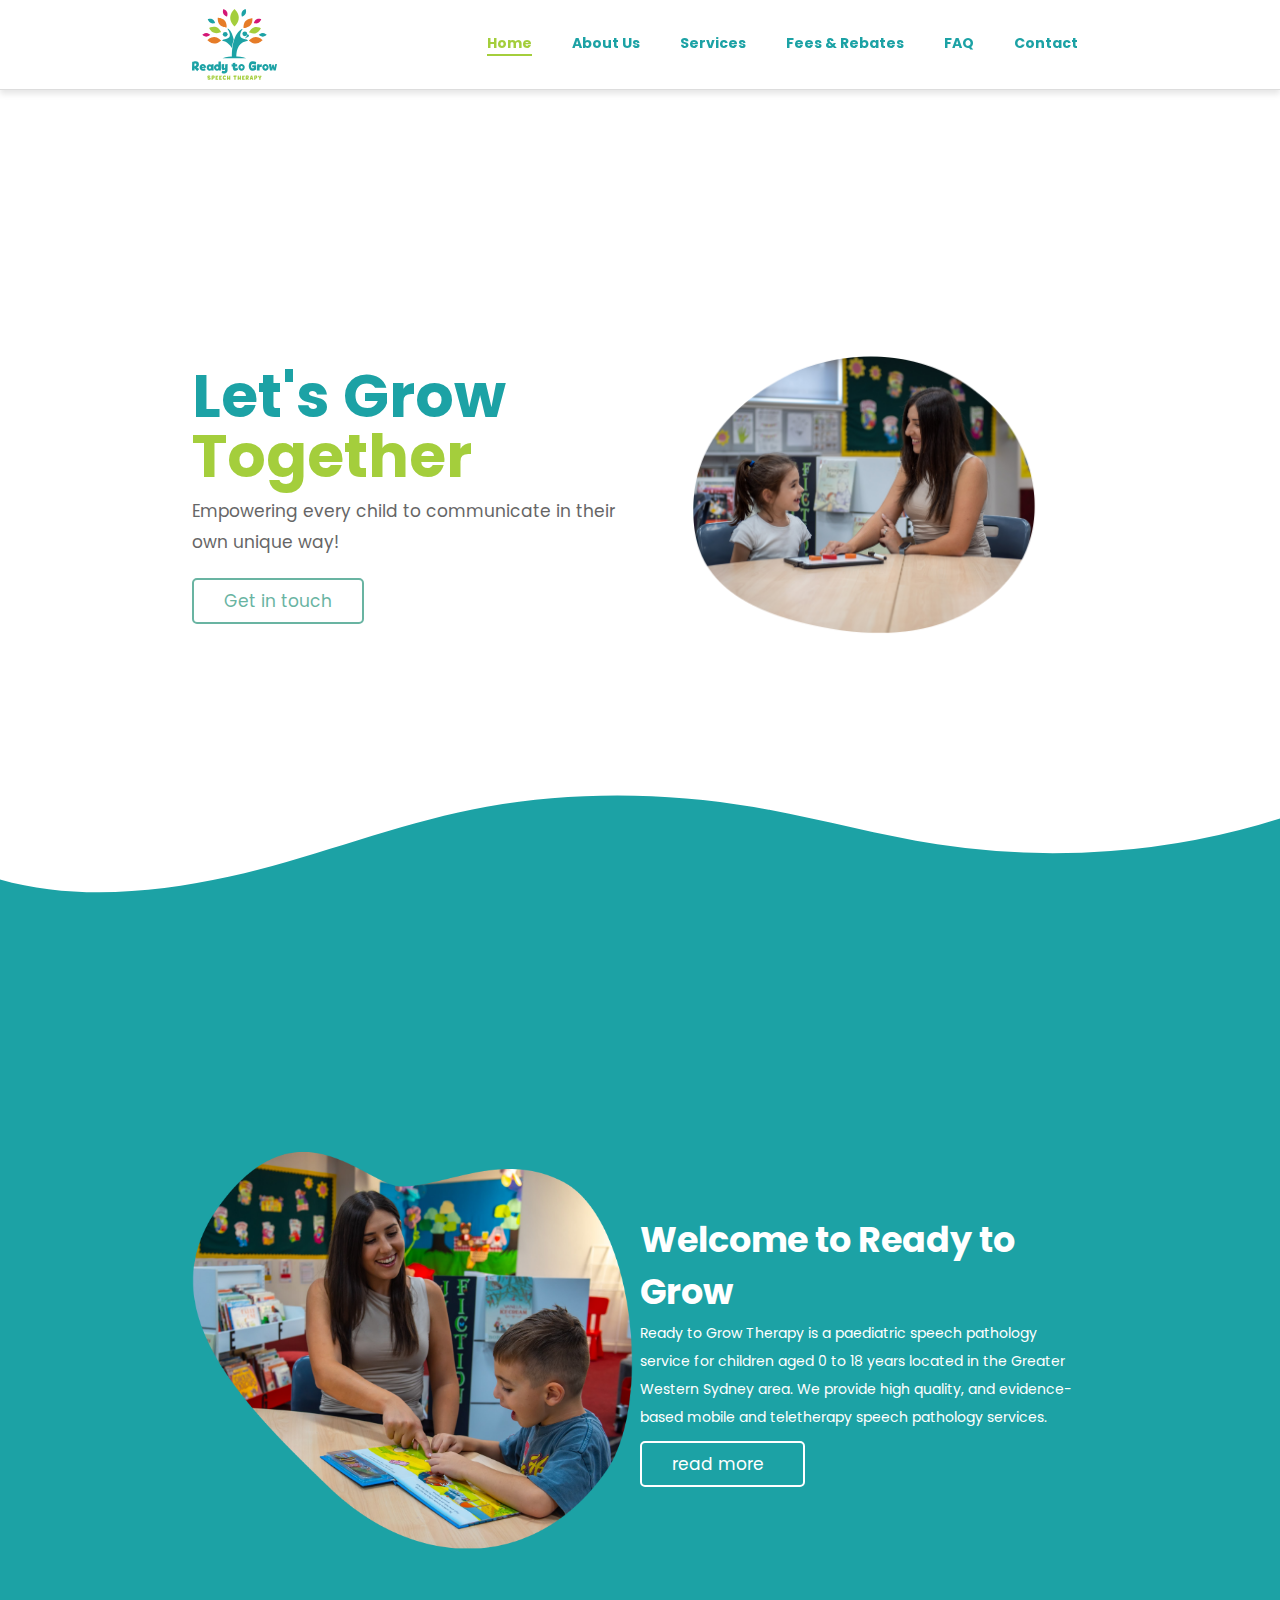
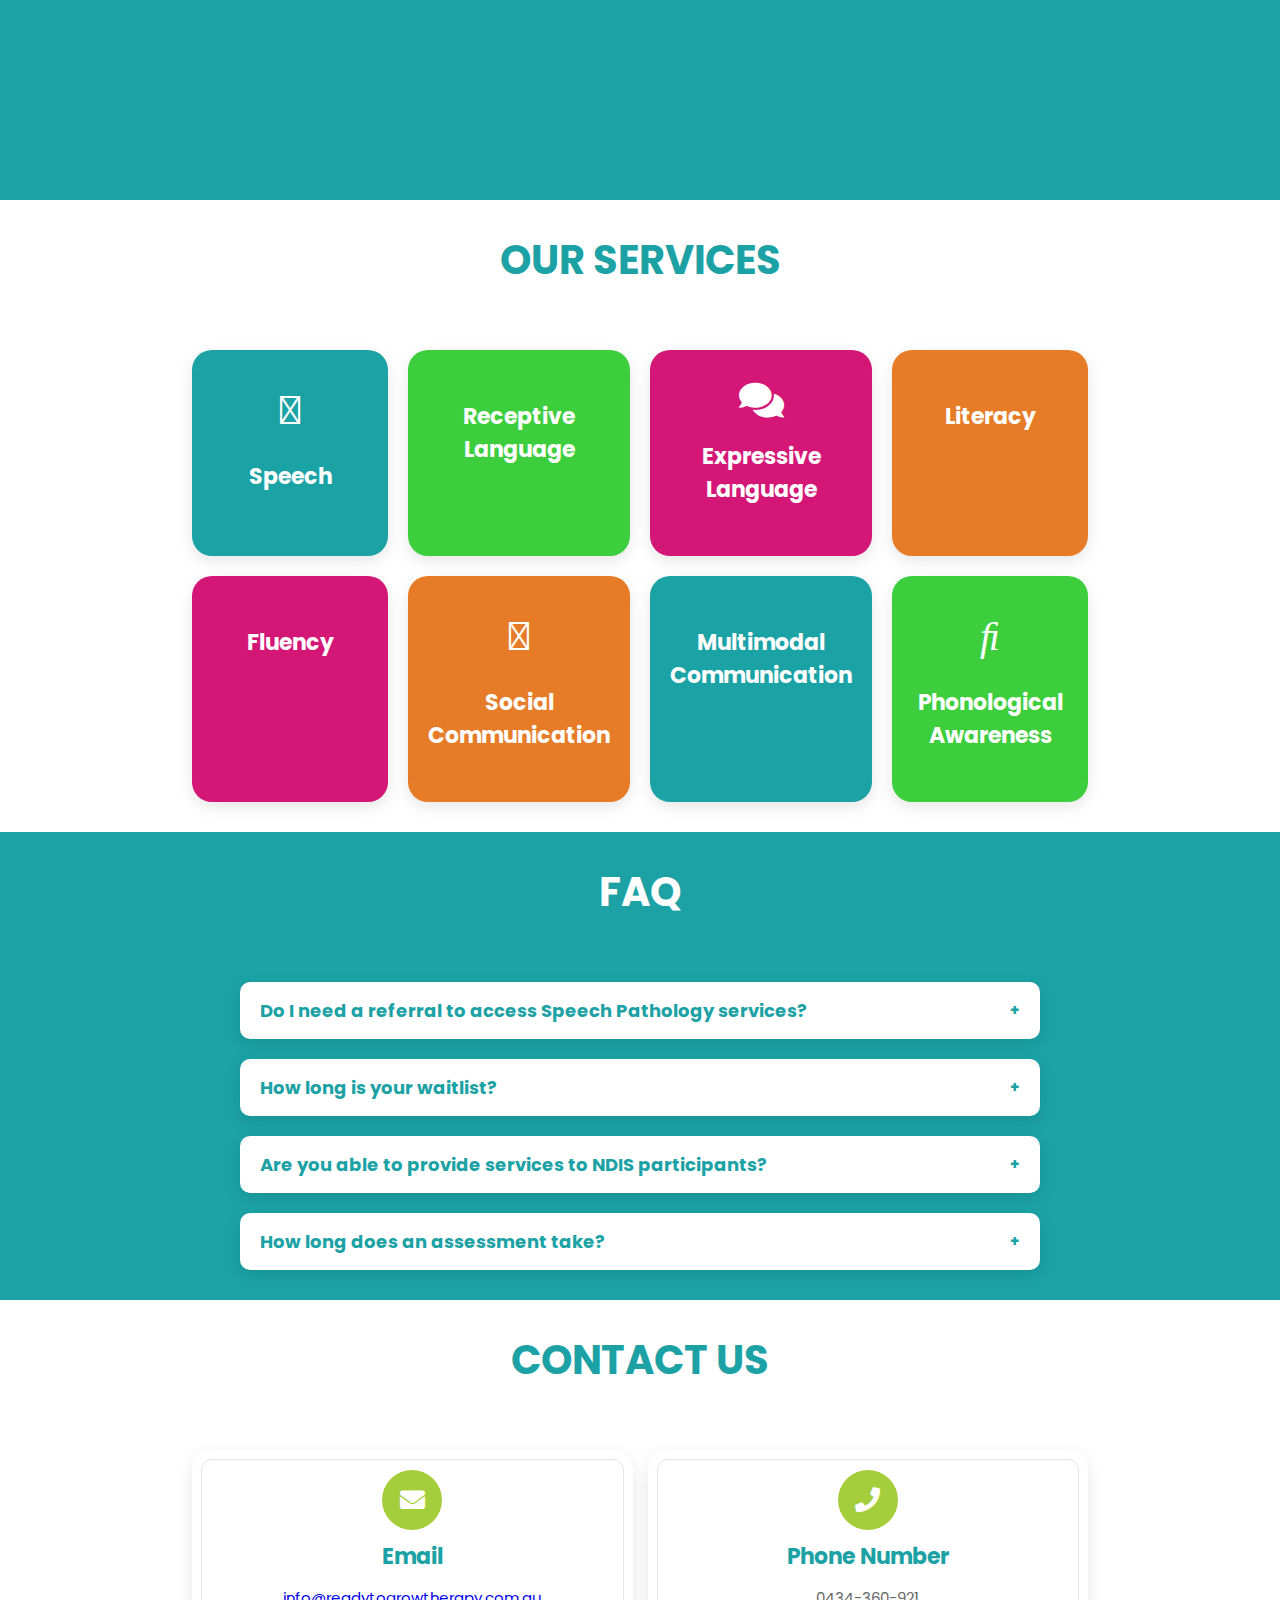
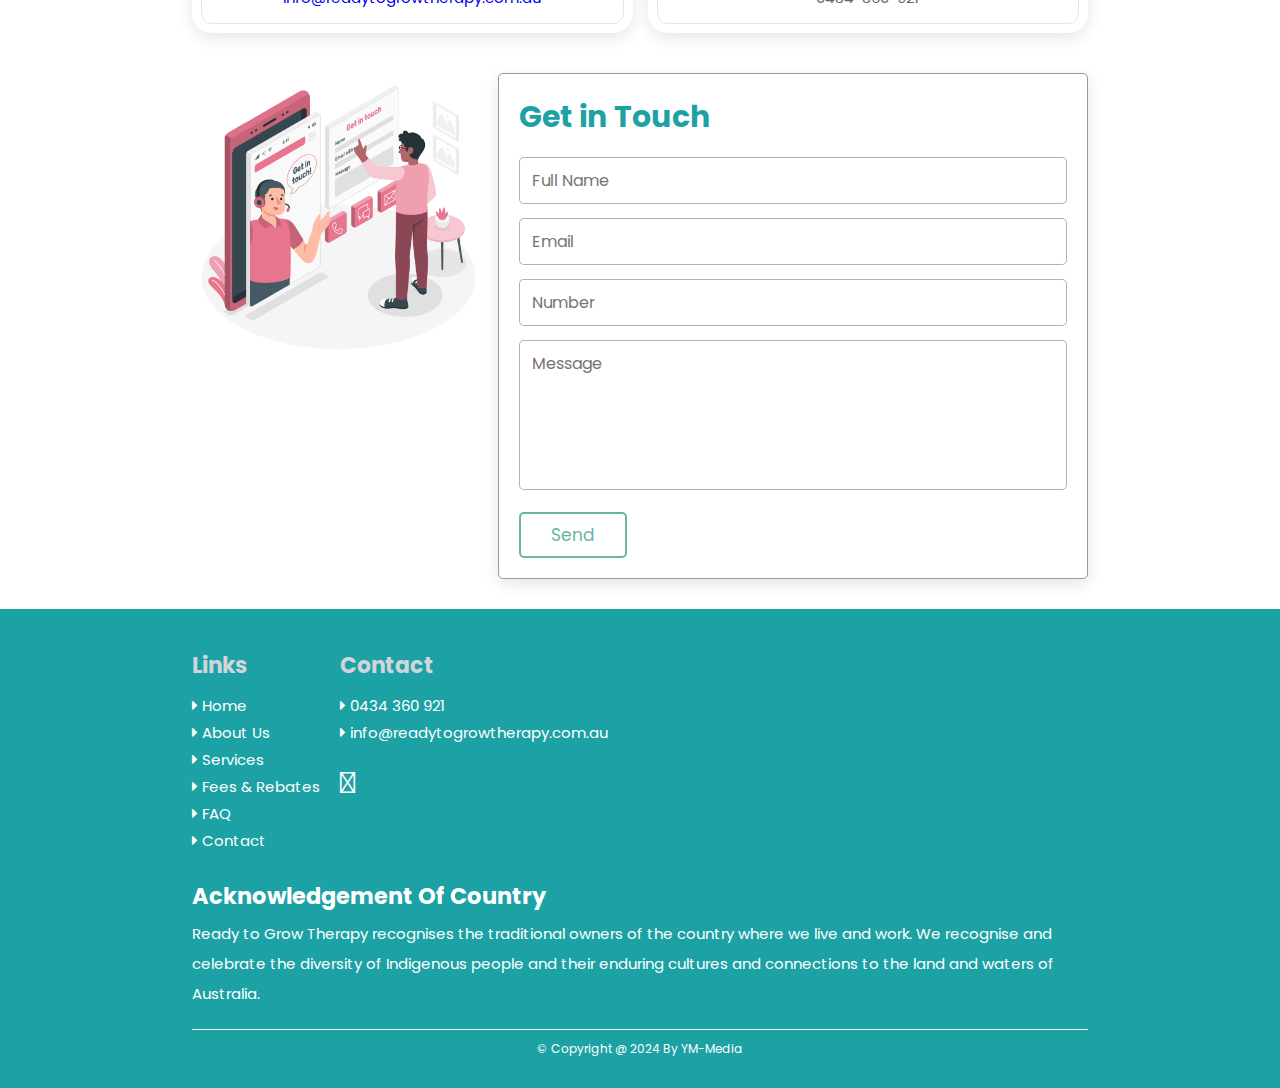
<file: index.html>
<!DOCTYPE html>
<html lang="en">
<head>
    <meta charset="UTF-8">
    <meta http-equiv="X-UA-Compatible" content="IE=edge">
    <meta name="viewport" content="width=device-width, initial-scale=1.0">
    <meta property="og:title" content="Ready To Grow | Paediatric Speech Pathology Services">
    <meta property="og:site_name" content="Ready To Grow | Paediatric Speech Pathology Services">
    <meta property="og:description" content="Ready to Grow Therapy is a paediatric speech pathology service for children aged 0 to 18 years located in the Greater Western Sydney area. We provide high quality, and evidence-based mobile and teletherapy speech pathology services.">
    <meta name="twitter:title" content="Ready To Grow | Paediatric Speech Pathology Services">
    <meta name="description" content="Ready to Grow Therapy is a paediatric speech pathology service for children aged 0 to 18 years located in the Greater Western Sydney area. We provide high quality, and evidence-based mobile and teletherapy speech pathology services.">
    <title>Ready To Grow | Paediatric Speech Pathology Services</title>
    <!-- font awesome cdn link  -->
    <link rel="stylesheet" href="https://cdnjs.cloudflare.com/ajax/libs/font-awesome/5.15.4/css/all.min.css">
    <link rel="stylesheet" href="https://site-assets.fontawesome.com/releases/v6.7.2/css/all.css">
    <!-- custom css file link  -->
    <link rel="stylesheet" href="style.css">
    <link rel="icon" href="google-favicon.svg">
</head>
<body>

    <!-- header section starts -->

    <header class="header">
        <a href="/" class="logo">
            <img id="full-logo" src="short-width-full-logo.svg" alt="New Logo">
            <img id="part-logo" src="tree-logo.svg" alt="New Logo">
        </a>
        <nav class="navbar">
            <a href="index.html" class="active">Home</a>
            <a href="about.html">About Us</a>
            <a href="services.html">Services</a>
            <a href="fees.html">Fees & Rebates</a>
            <a href="faq.html">FAQ</a>
            <a href="contact.html">Contact</a>
        </nav>
        <div id="navbar-smallscreens">
            <i class="fas fa-bars fa-5x" id="menu-btn"></i>
            <div id="menu-dropdown">
                <a href="index.html" class="active">Home</a>
                <a href="about.html">About Us</a>           
                <a href="services.html">Services</a>        
                <a href="fees.html">Fees & Rebates</a>      
                <a href="faq.html">FAQ</a>                  
                <a href="contact.html">Contact</a>          
            </div>
        </div>
    </header>

    <!-- header section ends -->

    <!-- home section starts -->

    <section class="home" id="home">

        <div class="content">
            <h3>Let's Grow <span>Together</span></h3>
            <p>Empowering every child to communicate in their own unique way!</p>
            <a href="contact.html" class="btn">Get in touch</a>
        </div>

        <div class="image">
            <img src="home.png" alt="">
        </div>

        <div class="custom-shape-divider-bottom-1684324473">
            <svg data-name="Layer 1" xmlns="http://www.w3.org/2000/svg" viewBox="0 0 1200 120" preserveAspectRatio="none">
                <path d="M985.66,92.83C906.67,72,823.78,31,743.84,14.19c-82.26-17.34-168.06-16.33-250.45.39-57.84,11.73-114,31.07-172,41.86A600.21,600.21,0,0,1,0,27.35V120H1200V95.8C1132.19,118.92,1055.71,111.31,985.66,92.83Z" class="shape-fill"></path>
            </svg>
        </div>

    </section>

    <!-- home section ends -->

    <!-- about us section starts -->

    <section class="about" id="about">

        <div class="image">
            <img src="about.png" alt="">
        </div>

        <div class="content">
            <h3 class="welcome">Welcome to Ready to Grow</h3>
            <p>Ready to Grow Therapy is a paediatric speech pathology service for children aged 0 to 18 years located in the Greater Western Sydney area. We provide high quality, and evidence-based mobile and teletherapy speech pathology services.</p>
            <a href="about.html" class="about-btn">read more</a>
        </div>

    </section>

    <!-- about us section ends -->

    <!-- services section starts -->
    <section class="services">

        <h1 class="heading">Our Services</h1>

        <div class="box-container">

            <div class="box">
                <i class="fa-solid fa-quote-right" style="font-size: 40px; color: #fff;"></i>
                <h3>Speech</h3>
            </div>
            <div class="box">
                <i class="fa-solid fa-ear-listen" style="font-size: 40px; color: #fff;"></i>
                <h3>Receptive Language</h3>
            </div>
            <div class="box">
                <i class="fas fa-comments" style="font-size: 40px; color: #fff;"></i>
                <h3>Expressive Language</h3>
            </div>
            <div class="box">
                <i class="fa-solid fa-book-open-cover" style="font-size: 40px; color: #fff;"></i>
                <h3>Literacy</h3>
            </div>
            <div class="box">
                <i class="fa-solid fa-wave-pulse" style="font-size: 40px; color: #fff;"></i>
                <h3>Fluency</h3>
            </div>
            <div class="box">
                <i class="fa-solid fa-users" style="font-size: 40px; color: #fff;"></i>
                <h3>Social Communication</h3>
            </div>
            <div class="box">
                <i class="fa-solid fa-tablet-screen" style="font-size: 40px; color: #fff;"></i>
                <h3>Multimodal Communication</h3>
            </div>
            <div class="box">
                <i class="fa-solid fa-music" style="font-size: 40px; color: #fff;"></i>
                <h3>Phonological Awareness</h3>
            </div>
        </div>

    </section>
  <!-- services section ends -->


   <!-- FAQ section starts -->
<section class="faq" id="faq">
    <h1 class="heading"> <span>FAQ</span></h1>

    <div class="faq-container">
        <div class="faq-item">
            <button class="faq-question">Do I need a referral to access Speech Pathology services? <span class="toggle-icon">+</span></button>
            <div class="faq-answer">
                <p>No. You do not need a referral to see a Speech Pathologist. Simply get in touch with us to get started.</p>
            </div>
        </div>

        <div class="faq-item">
            <button class="faq-question">How long is your waitlist? <span class="toggle-icon">+</span></button>
            <div class="faq-answer">
                <p>At the moment, there is not a long wait time. Your child will be booked into an appointment time within 2 weeks of your consultation if you can be flexible with your availability.</p>
            </div>
        </div>

        <div class="faq-item">
            <button class="faq-question">Are you able to provide services to NDIS participants? <span class="toggle-icon">+</span></button>
            <div class="faq-answer">
                <p>Yes, we do provide services to NDIS participants.</p>
            </div>
        </div>

        <div class="faq-item">
            <button class="faq-question">How long does an assessment take? <span class="toggle-icon">+</span></button>
            <div class="faq-answer">
                <p>Most assessments will be completed within 1 to 2 hours. Assessments that are longer than 1 hour will be split into two separate appointments.</p>
            </div>
        </div>
    </div>
</section>
<!-- FAQ section ends -->

    <!-- contact section starts -->

    <section class="contact" id="contact">

        <h1 class="heading">contact us</h1>

        <div class="icons-container">
            <div class="icons">
                <i class="fas fa-envelope"></i>
                <h3>email</h3>
                <p><a href="mailto:info@readytogrowtherapy.com.au">info@readytogrowtherapy.com.au</a></p>
            </div>

            <div class="icons">
                <i class="fas fa-phone"></i>
                <h3>phone number</h3>
                <p>0434-360-921</p>
            </div>

        </div>

        <div class="row">

            <div class="image">
                <img src="images/contact.gif" alt="">
            </div>

            <form action="https://formspree.io/f/mwplevbp" method="POST" enctype="application/x-www-form-urlencoded">
                <h3 style="text-transform: none;">Get in Touch</h3>
                <div class="inputBox">
                    <input type="text" name="name" placeholder="Full Name" style="text-transform: none;" required>
                    <input type="email" name="email" placeholder="Email" style="text-transform: none;" required>
                </div>
                <div class="inputBox">
                    <input type="tel" name="number" placeholder="Number" style="text-transform: none;">
                </div>
                <textarea name="message" placeholder="Message" cols="30" rows="10" style="text-transform: none;" required></textarea>
            
                <!-- 🔄 Hidden input to ensure JSON compatibility -->
                <input type="hidden" name="_format" value="plain">
            
                <input type="submit" value="Send" class="btn">
            </form>
            
        </div>

    </section>

    <!-- contact section ends -->

    <!-- footer section starts -->

    <section class="footer">

        <!-- Align boxes and add spacing -->
        <div id="contacts-and-links">
            <!-- Links Section -->
            <div>
                <h3>Links</h3>
                <ul style="list-style: none;">
                    <li><a href="index.html"><i class="fas fa-caret-right"></i> Home</a></li>
                    <li><a href="about.html"><i class="fas fa-caret-right"></i> About Us</a></li>
                    <li><a href="services.html"><i class="fas fa-caret-right"></i> Services</a></li>
                    <li><a href="fees.html"><i class="fas fa-caret-right"></i> Fees & Rebates</a></li>
                    <li><a href="faq.html"><i class="fas fa-caret-right"></i> FAQ</a></li>
                    <li><a href="contact.html"><i class="fas fa-caret-right"></i> Contact</a></li>
                </ul>
            </div>
            
            <!-- Contact Section -->
            <div>
                <h3>Contact</h3>
                <ul style="list-style: none;">
                    <li><i class="fas fa-caret-right"></i> 0434 360 921</li>
                    <li><i class="fas fa-caret-right"></i> <a href="mailto:info@readytogrowtherapy.com.au">info@readytogrowtherapy.com.au</a></li>
                    <li style="margin-top: 1rem;">
                        <a href="https://www.instagram.com/readytogrowtherapy" target="_blank">
                        <i class="fa-brands fa-instagram" style="font-size: 30px; color: #fff;"></i>
                        </a>
                    </li>
                </ul>
            </div>            
    
        </div>

        <div id="acknowledgement-of-country">
            <h2>Acknowledgement of Country</h2>
            Ready to Grow Therapy recognises the traditional owners of the
            country where we live and work. We recognise and celebrate the
            diversity of Indigenous people and their enduring cultures and
            connections to the land and waters of Australia.
        </div>
    
        <!-- Credit Section: Moved outside box-container for proper centering -->
        <div class="credit" style="text-align: center; max-width: 1200px; margin: auto; padding-top: 1rem;"> 
            &copy; Copyright @ 2024 by <span>YM-Media</span>
        </div>
    </section>

    <!-- footer section ends -->

    <script src="script.js"></script>

</body>
</html>
</file>
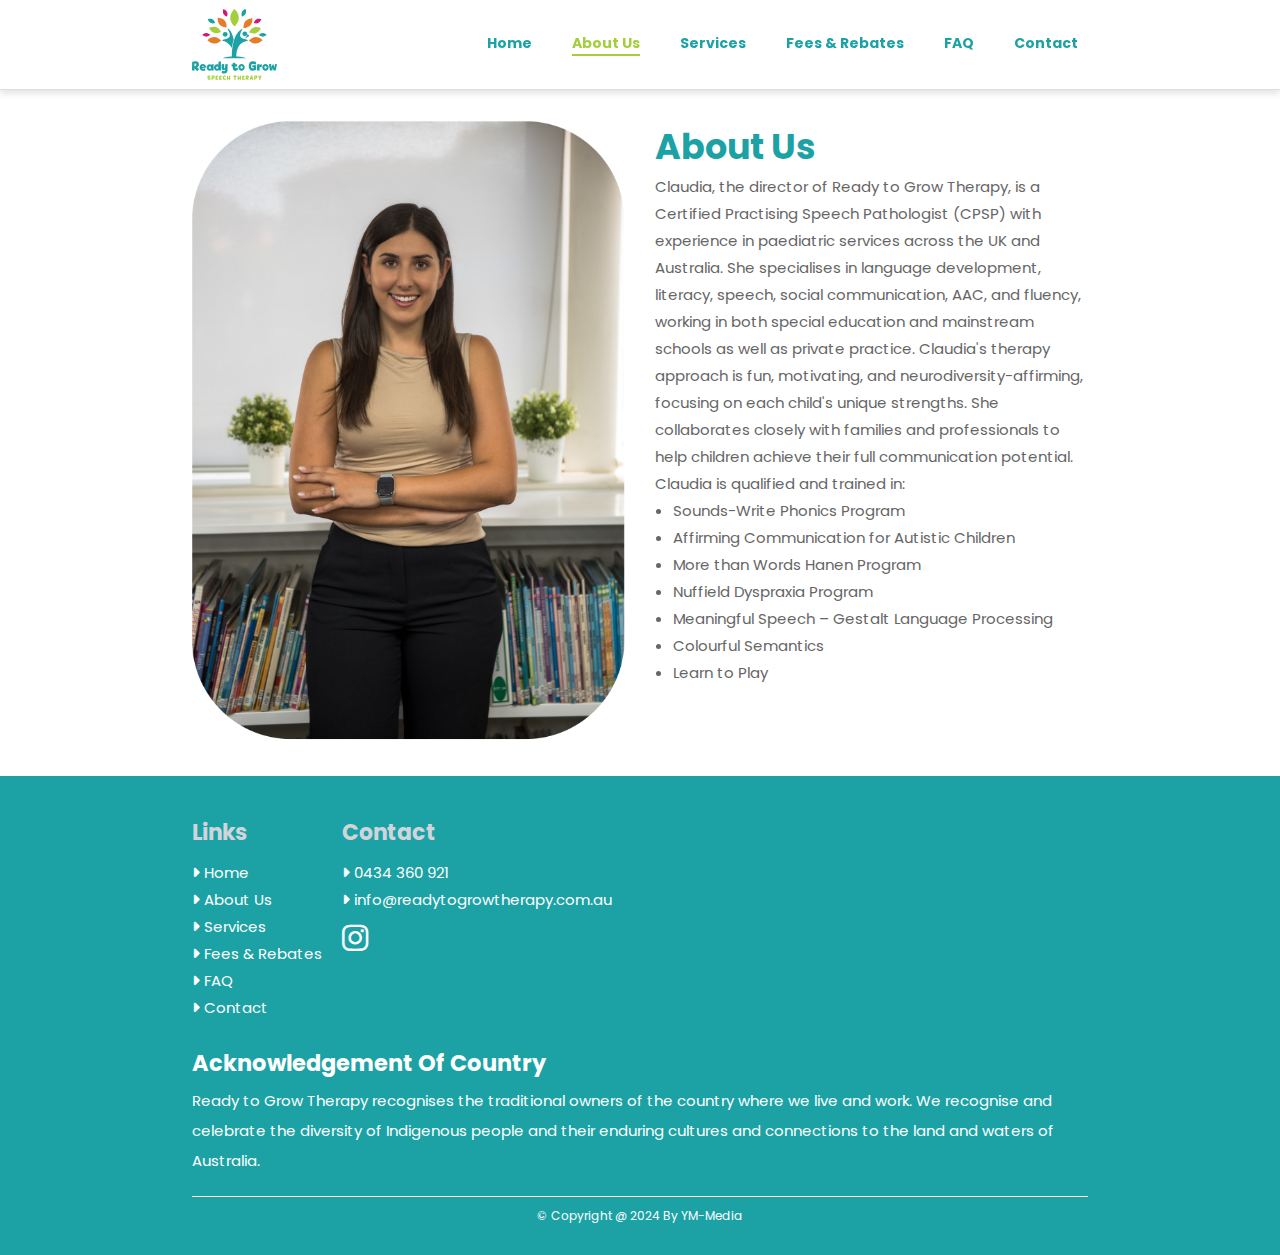
<file: about.html>
<!DOCTYPE html>
<html lang="en">
<head>
    <meta charset="UTF-8">
    <meta name="viewport" content="width=device-width, initial-scale=1.0">
    <title>About Us - Ready To Grow</title>
        <!-- font awesome cdn link  -->
    <link rel="stylesheet" href="style.css">
    <link rel="stylesheet" href="https://cdnjs.cloudflare.com/ajax/libs/font-awesome/6.0.0-beta3/css/all.min.css">
    <link rel="icon" href="google-favicon.svg">
</head>
<body class="about-page">

    <!-- header section starts -->
    <header class="header">
        <a href="/index.html" class="logo">
            <img id="full-logo" src="short-width-full-logo.svg" alt="New Logo">
            <img id="part-logo" src="tree-logo.svg" alt="New Logo">
        </a>

        <nav class="navbar">
            <a href="index.html">Home</a>
            <a href="about.html" class="active">About Us</a>
            <a href="services.html">Services</a>
            <a href="fees.html">Fees & Rebates</a>
            <a href="faq.html">FAQ</a>
            <a href="contact.html">Contact</a>
        </nav>
        <div id="navbar-smallscreens">
            <i class="fas fa-bars fa-5x" id="menu-btn"></i>
            <div id="menu-dropdown">
                <a href="index.html" class="active">Home</a>
                <a href="about.html">About Us</a>           
                <a href="services.html">Services</a>        
                <a href="fees.html">Fees & Rebates</a>      
                <a href="faq.html">FAQ</a>                  
                <a href="contact.html">Contact</a>          
            </div>
        </div>

    </header>
    <!-- header section ends -->

  
<!-- About section starts -->
<section id="about-page-main">
    <div class="image">
        <img src="about-us.png" alt="About Us Image">
    </div>        
    <div class="content"> <!-- Removed borders and shadows -->
        <h3>About us</h3> <!-- Removed borders -->
        <p>Claudia, the director of Ready to Grow Therapy, is a Certified Practising Speech Pathologist (CPSP) with experience in paediatric services across the UK and Australia. She specialises in language development, literacy, speech, social communication, AAC, and fluency, working in both special education and mainstream schools as well as private practice. Claudia's therapy approach is fun, motivating, and neurodiversity-affirming, focusing on each child's unique strengths. She collaborates closely with families and professionals to help children achieve their full communication potential.</p>
        <p>Claudia is qualified and trained in:</p>
        <ul style="margin-left: 2ch;">
            <li>Sounds-Write Phonics Program</li>
            <li>Affirming Communication for Autistic Children</li>
            <li>More than Words Hanen Program</li>
            <li>Nuffield Dyspraxia Program</li>
            <li>Meaningful Speech – Gestalt Language Processing</li>
            <li>Colourful Semantics</li>
            <li>Learn to Play</li>
        </ul>
    </div>
</section>


    <!-- About section ends -->


    
    <!-- footer section starts -->

    <section class="footer">

        <!-- Align boxes and add spacing -->
        <div id="contacts-and-links">
            <!-- Links Section -->
            <div>
                <h3>Links</h3>
                <ul style="list-style: none;">
                    <li><a href="index.html"><i class="fas fa-caret-right"></i> Home</a></li>
                    <li><a href="about.html"><i class="fas fa-caret-right"></i> About Us</a></li>
                    <li><a href="services.html"><i class="fas fa-caret-right"></i> Services</a></li>
                    <li><a href="fees.html"><i class="fas fa-caret-right"></i> Fees & Rebates</a></li>
                    <li><a href="faq.html"><i class="fas fa-caret-right"></i> FAQ</a></li>
                    <li><a href="contact.html"><i class="fas fa-caret-right"></i> Contact</a></li>
                </ul>
            </div>
            
            <!-- Contact Section -->
            <div>
                <h3>Contact</h3>
                <ul style="list-style: none;">
                    <li><i class="fas fa-caret-right"></i> 0434 360 921</li>
                    <li><i class="fas fa-caret-right"></i> <a href="mailto:info@readytogrowtherapy.com.au">info@readytogrowtherapy.com.au</a></li>
                    <li style="margin-top: 1rem;">
                        <a href="https://www.instagram.com/readytogrowtherapy" target="_blank">
                        <i class="fa-brands fa-instagram" style="font-size: 30px; color: #fff;"></i>
                        </a>
                    </li>
                </ul>
            </div>            
    
        </div>
        <div id="acknowledgement-of-country">
            <h2>Acknowledgement of Country</h2>
            Ready to Grow Therapy recognises the traditional owners of the
            country where we live and work. We recognise and celebrate the
            diversity of Indigenous people and their enduring cultures and
            connections to the land and waters of Australia.
        </div>
    
        <!-- Credit Section: Moved outside box-container for proper centering -->
        <div class="credit" style="text-align: center; max-width: 1200px; margin: auto; padding-top: 1rem;"> 
            &copy; Copyright @ 2024 by <span>YM-Media</span>
        </div>
    
    </section>

    <!-- footer section ends -->

    
    <script src="script.js"></script>
</body>
</html>
</file>
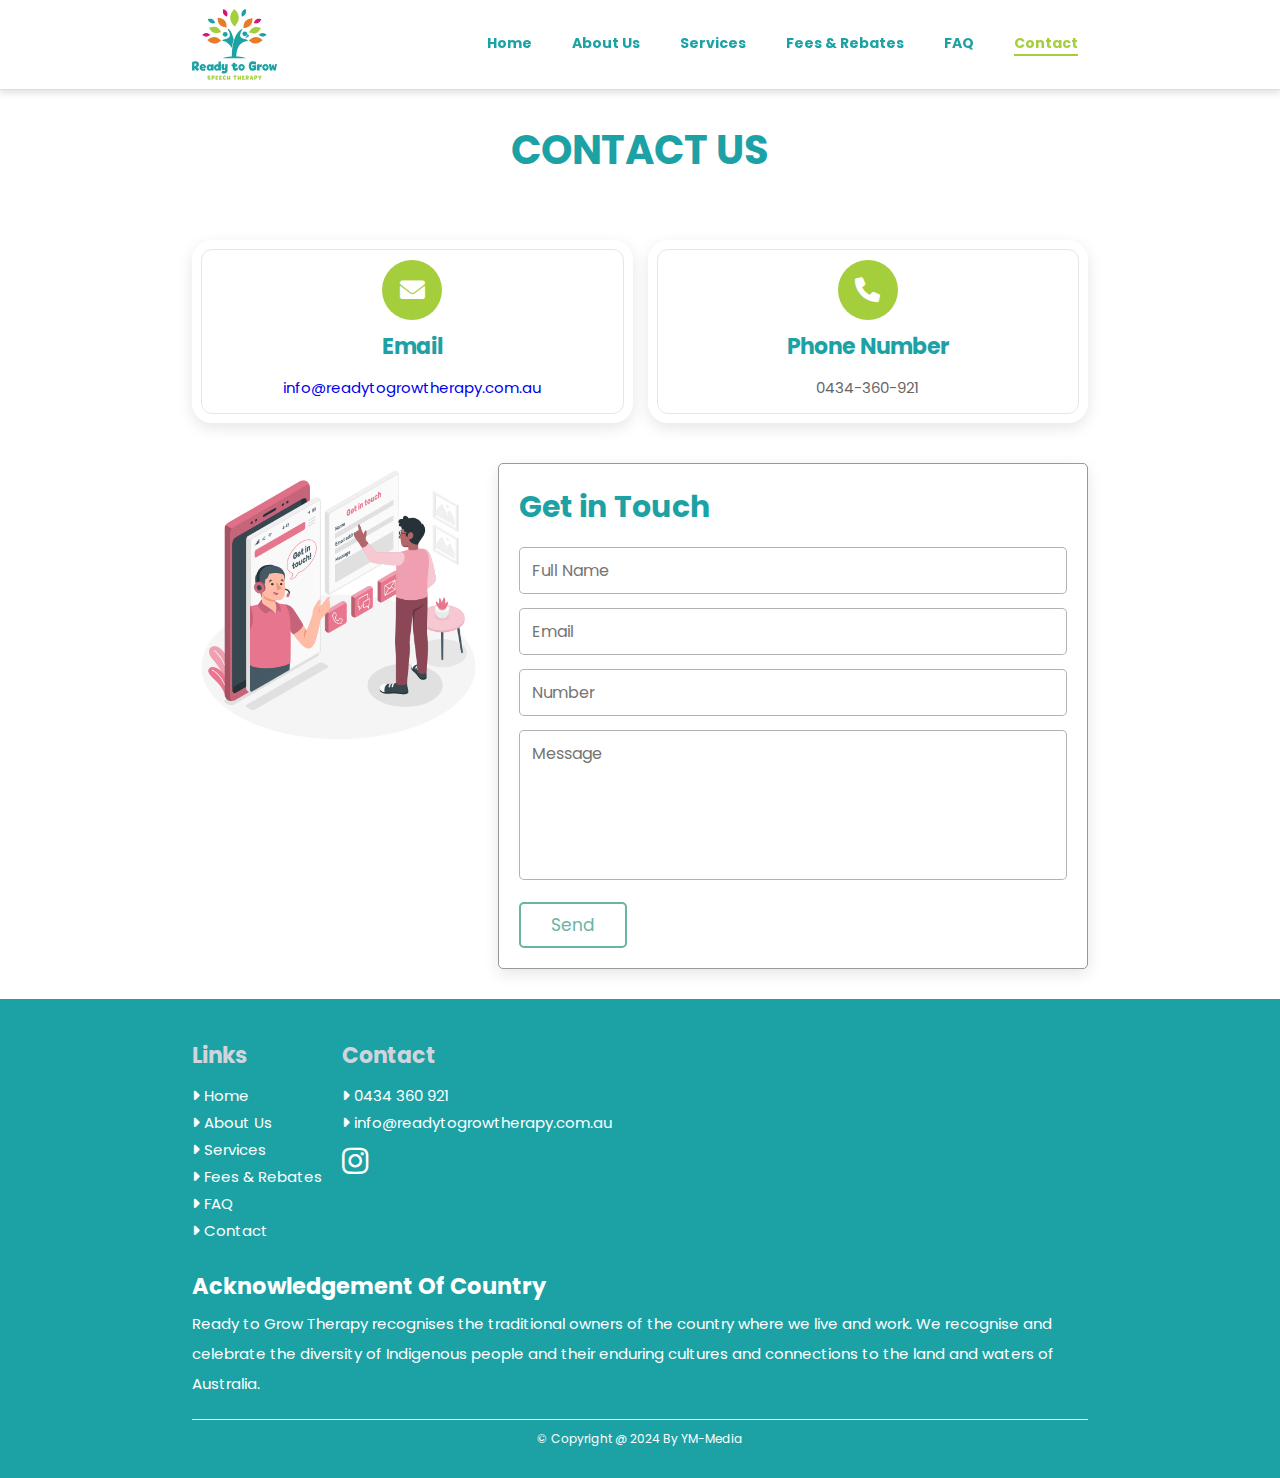
<file: contact.html>
<!DOCTYPE html>
<html lang="en">
<head>
    <meta charset="UTF-8">
    <meta name="viewport" content="width=device-width, initial-scale=1.0">
    <title>Contact Us - Ready To Grow</title>
    <link rel="stylesheet" href="style.css">
    <link rel="stylesheet" href="https://cdnjs.cloudflare.com/ajax/libs/font-awesome/6.0.0-beta3/css/all.min.css">
    <link rel="icon" href="google-favicon.svg">
</head>
<body>
    <!-- header section starts -->
    <header class="header">
        <a href="index.html" class="logo">
            <img id="full-logo" src="short-width-full-logo.svg" alt="New Logo">
            <img id="part-logo" src="tree-logo.svg" alt="New Logo">
        </a>
        <nav class="navbar">
            <a href="index.html">Home</a>
            <a href="about.html">About Us</a>
            <a href="services.html">Services</a>
            <a href="fees.html">Fees & Rebates</a>
            <a href="faq.html">FAQ</a>
            <a href="contact.html" class="active">Contact</a>
        </nav>
        <div id="navbar-smallscreens">
            <i class="fas fa-bars fa-5x" id="menu-btn"></i>
            <div id="menu-dropdown">
                <a href="index.html" class="active">Home</a>
                <a href="about.html">About Us</a>           
                <a href="services.html">Services</a>        
                <a href="fees.html">Fees & Rebates</a>      
                <a href="faq.html">FAQ</a>                  
                <a href="contact.html">Contact</a>          
            </div>
        </div>
    </header>
    <!-- header section ends -->

    <!-- contact section starts -->
    <section class="contact" id="contact">
        <h1 class="heading"> contact us</h1>
        <div class="icons-container">
            <div class="icons">
                <i class="fas fa-envelope"></i>
                <h3>email</h3>
                <p><a href="mailto:info@readytogrowtherapy.com.au">info@readytogrowtherapy.com.au</a></p>
            </div>
            <div class="icons">
                <i class="fas fa-phone"></i>
                <h3>phone number</h3>
                <p>0434-360-921</p>
            </div>
        </div>
        <div class="row">
            <div class="image">
                <img src="images/contact.gif" alt="">
            </div>
            <form action="https://formspree.io/f/mwplevbp" method="POST" enctype="application/x-www-form-urlencoded">
                <h3 style="text-transform: none;">Get in Touch</h3>
                <div class="inputBox">
                    <input type="text" name="name" placeholder="Full Name" style="text-transform: none;" required>
                    <input type="email" name="email" placeholder="Email" style="text-transform: none;" required>
                </div>
                <div class="inputBox">
                    <input type="tel" name="number" placeholder="Number" style="text-transform: none;">
                </div>
                <textarea name="message" placeholder="Message" cols="30" rows="10" style="text-transform: none;" required></textarea>
            
                <!-- 🔄 Hidden input to ensure JSON compatibility -->
                <input type="hidden" name="_format" value="plain">
            
                <input type="submit" value="Send" class="btn">
            </form>
        </div>
    </section>
    <!-- contact section ends -->

    
    
    <!-- footer section starts -->

    <section class="footer">

        <!-- Align boxes and add spacing -->
        <div id="contacts-and-links">
            <!-- Links Section -->
            <div>
                <h3>Links</h3>
                <ul style="list-style: none;">
                    <li><a href="index.html"><i class="fas fa-caret-right"></i> Home</a></li>
                    <li><a href="about.html"><i class="fas fa-caret-right"></i> About Us</a></li>
                    <li><a href="services.html"><i class="fas fa-caret-right"></i> Services</a></li>
                    <li><a href="fees.html"><i class="fas fa-caret-right"></i> Fees & Rebates</a></li>
                    <li><a href="faq.html"><i class="fas fa-caret-right"></i> FAQ</a></li>
                    <li><a href="contact.html"><i class="fas fa-caret-right"></i> Contact</a></li>
                </ul>
            </div>
            
            <!-- Contact Section -->
            <div>
                <h3>Contact</h3>
                <ul style="list-style: none;">
                    <li><i class="fas fa-caret-right"></i> 0434 360 921</li>
                    <li><i class="fas fa-caret-right"></i> <a href="mailto:info@readytogrowtherapy.com.au">info@readytogrowtherapy.com.au</a></li>
                    <li style="margin-top: 1rem;">
                        <a href="https://www.instagram.com/readytogrowtherapy" target="_blank">
                        <i class="fa-brands fa-instagram" style="font-size: 30px; color: #fff;"></i>
                        </a>
                    </li>
                </ul>
            </div>            
    
        </div>
        <div id="acknowledgement-of-country">
            <h2>Acknowledgement of Country</h2>
            Ready to Grow Therapy recognises the traditional owners of the
            country where we live and work. We recognise and celebrate the
            diversity of Indigenous people and their enduring cultures and
            connections to the land and waters of Australia.
        </div>
    
        <!-- Credit Section: Moved outside box-container for proper centering -->
        <div class="credit" style="text-align: center; max-width: 1200px; margin: auto; padding-top: 1rem;"> 
            &copy; Copyright @ 2024 by <span>YM-Media</span>
        </div>
    
    </section>
    <!-- footer section ends -->


    <script src="script.js"></script>
</body>
</html>
</file>
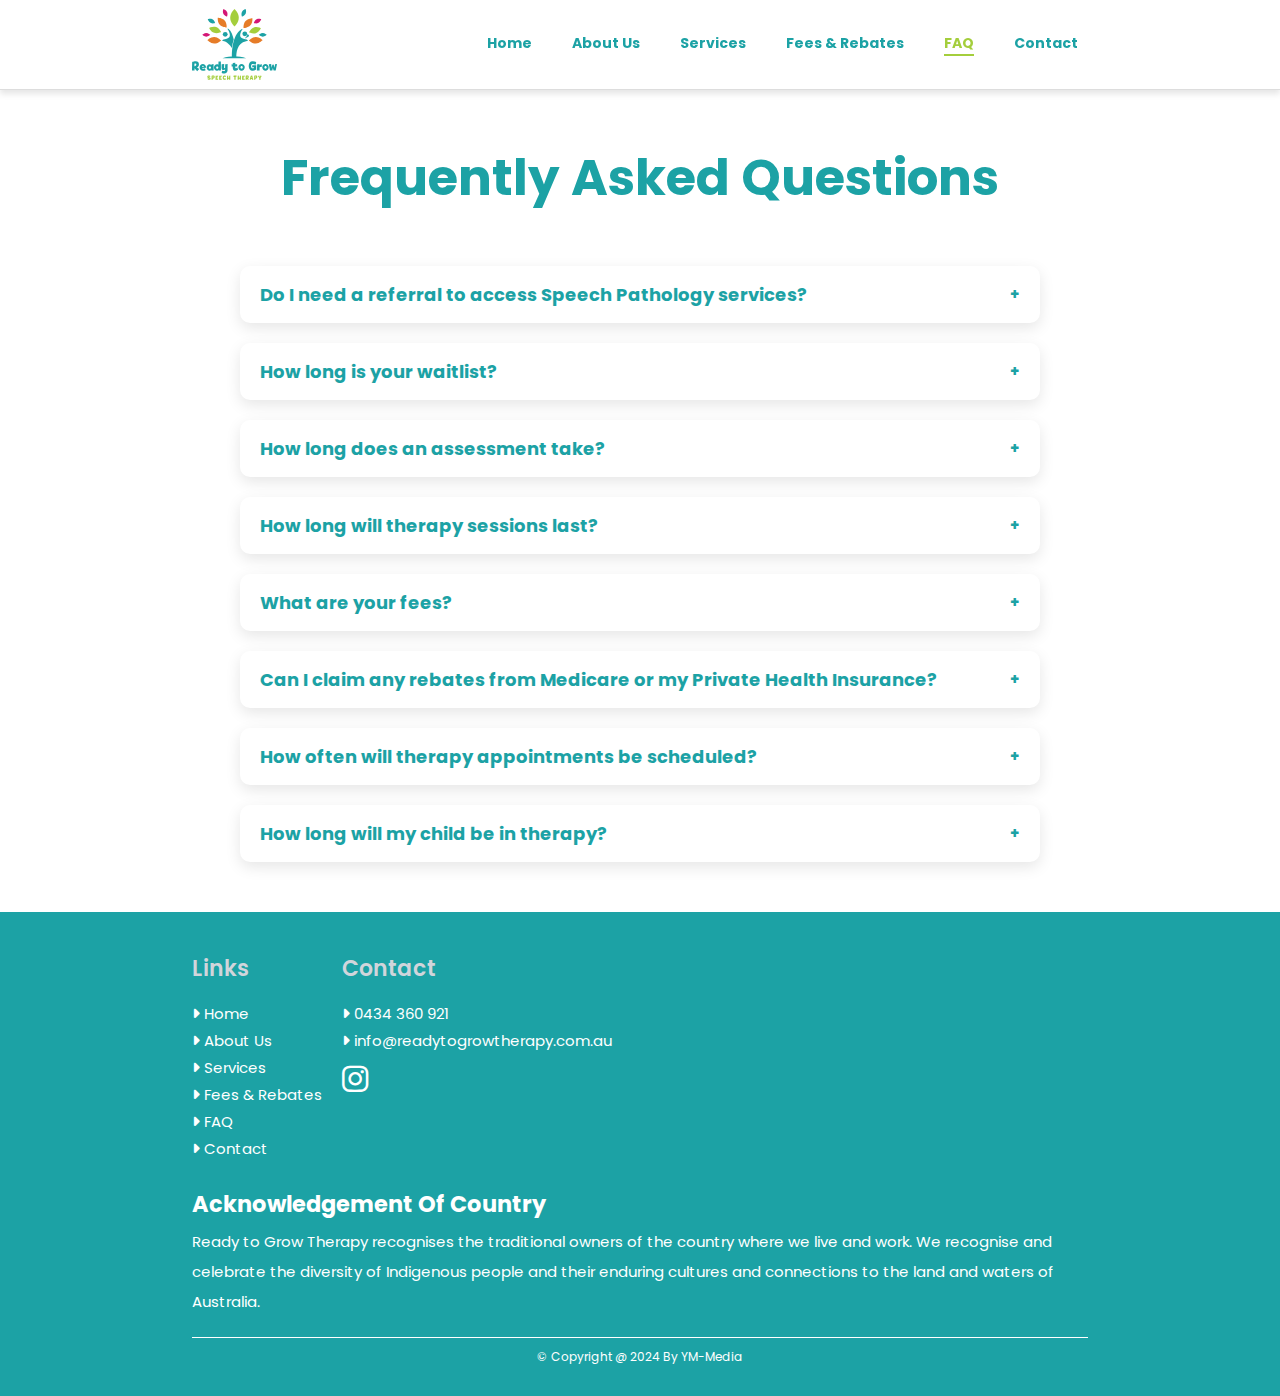
<file: faq.html>
<!DOCTYPE html>
<html lang="en">
<head>
    <meta charset="UTF-8">
    <meta name="viewport" content="width=device-width, initial-scale=1.0">
    <title>FAQ - Ready To Grow</title>
    <link rel="stylesheet" href="style.css">
    <link rel="stylesheet" href="https://cdnjs.cloudflare.com/ajax/libs/font-awesome/6.0.0-beta3/css/all.min.css">
       <!-- seperate styling for this page  -->
    <link rel="icon" href="google-favicon.svg">
    <style>
        body {
            font-family: 'Poppins', sans-serif;
            color: #333;
        }
        h1.title {
            font-size: 5rem;
            color: #1CA2A5;
            text-align: center;
            margin-bottom: 5rem;
        }
        h3 {
            font-size: 1.8rem;
            font-weight: 600;
            color: #1CA2A5;
            margin-bottom: 0.5rem;
        }
        p {
            font-size: 1.6rem;
            line-height: 1.8;
            color: #666;
            margin-bottom: 2rem;
        }
    </style>
       <!-- seperate styling for this page - end  -->
</head>
<body class="faq-page">

    <!-- header section starts -->
    <header class="header">
        <a href="index.html" class="logo">
            <img id="full-logo" src="short-width-full-logo.svg" alt="New Logo">
            <img id="part-logo" src="tree-logo.svg" alt="New Logo">
        </a>
        <nav class="navbar">
            <a href="index.html">Home</a>
            <a href="about.html">About Us</a>
            <a href="services.html">Services</a>
            <a href="fees.html">Fees & Rebates</a>
            <a href="faq.html" class="active">FAQ</a>
            <a href="contact.html">Contact</a>
        </nav>
        <div id="navbar-smallscreens">
            <i class="fas fa-bars fa-5x" id="menu-btn"></i>
            <div id="menu-dropdown">
                <a href="index.html" class="active">Home</a>
                <a href="about.html">About Us</a>           
                <a href="services.html">Services</a>        
                <a href="fees.html">Fees & Rebates</a>      
                <a href="faq.html">FAQ</a>                  
                <a href="contact.html">Contact</a>          
            </div>
        </div>
    </header>
    <!-- header section ends -->
     
<!-- FAQ section starts -->
<section class="faq" style="max-width: 70%; margin: auto; padding: 5rem 0; background-color: white;">
    <h1 class="title">Frequently Asked Questions</h1>
    <div class="faq-container">
        <div class="faq-item">
            <button class="faq-question">Do I need a referral to access Speech Pathology services? <span class="toggle-icon">+</span></button>
            <div class="faq-answer">
                <p>No. You do not need a referral to see a Speech Pathologist. Simply get in touch with us
                    to get started.</p>
            </div>
        </div>

        <div class="faq-item">
            <button class="faq-question">How long is your waitlist? <span class="toggle-icon">+</span></button>
            <div class="faq-answer">
                <p>At the moment, there is not a long wait time. Your child will be booked into an
                    appointment time within 2 weeks of your consultation if you can be flexible with
                    your availability.</p>
            </div>
        </div>

        <div class="faq-item">
            <button class="faq-question">How long does an assessment take? <span class="toggle-icon">+</span></button>
            <div class="faq-answer">
                <p>Most assessments will be completed within 1 to 2 hours. Assessments that are longer
                    than 1 hour will be split into two separate appointments.</p>
            </div>
        </div>

        <div class="faq-item">
            <button class="faq-question">How long will therapy sessions last? <span class="toggle-icon">+</span></button>
            <div class="faq-answer">
                <p>We offer 30-minute, 45-minute and 60-minute therapy session times, depending on
                    the child and their goals. The duration of therapy services will be discussed by your
                    Speech Pathologist during the initial consultation.</p>
            </div>
        </div>

        <div class="faq-item">
            <button class="faq-question">What are your fees? <span class="toggle-icon">+</span></button>
            <div class="faq-answer">
                <p>Fees vary depending on the nature of the assessment, the duration of therapy sessions,
                    and your funding type. Please feel free to <a href="contact.html" style="color: #1CA2A5; text-decoration: underline;">Contact Us</a> to request
                    further information about our fee structure.</p>
            </div>
        </div>        

        <div class="faq-item">
            <button class="faq-question">Can I claim any rebates from Medicare or my Private Health Insurance? <span class="toggle-icon">+</span></button>
            <div class="faq-answer">
                <p>Ready to Grow Therapy is a registered Medicare provider. Please see your GP to access
                    a CDMP plan prior to your session to claim a Medicare rebate. You may also be able to
                    claim rebates through your private health insurance. Please call your private health
                    insurer to see if they provide rebates for Speech Pathology services.</p>
            </div>
        </div>

        <div class="faq-item">
            <button class="faq-question">How often will therapy appointments be scheduled? <span class="toggle-icon">+</span></button>
            <div class="faq-answer">
                <p>At Ready to Grow Therapy, most clients are offered weekly or fortnightly therapy
                    sessions. Your Speech Pathologist will discuss with you the best service duration and
                    frequency to help your child achieve their communicative goals.</p>
            </div>
        </div>

        <div class="faq-item">
            <button class="faq-question">How long will my child be in therapy? <span class="toggle-icon">+</span></button>
            <div class="faq-answer">
                <p>Each and every child is unique and their development varies. The length of time your
                    child will attend therapy sessions depends on many factors including the number of
                    goals they are working towards, how often therapy is attended, and how much home
                    practice is completed. Ready to Grow Therapy aims to assist your child achieve their
                    goals as quickly as possible.</p>
            </div>
        </div>
    </div>
</section>
<!-- FAQ section ends -->



    
    <!-- footer section starts -->

    <section class="footer">

        <!-- Align boxes and add spacing -->
        <div id="contacts-and-links">
            <!-- Links Section -->
            <div>
                <h3>Links</h3>
                <ul style="list-style: none;">
                    <li><a href="index.html"><i class="fas fa-caret-right"></i> Home</a></li>
                    <li><a href="about.html"><i class="fas fa-caret-right"></i> About Us</a></li>
                    <li><a href="services.html"><i class="fas fa-caret-right"></i> Services</a></li>
                    <li><a href="fees.html"><i class="fas fa-caret-right"></i> Fees & Rebates</a></li>
                    <li><a href="faq.html"><i class="fas fa-caret-right"></i> FAQ</a></li>
                    <li><a href="contact.html"><i class="fas fa-caret-right"></i> Contact</a></li>
                </ul>
            </div>
            
            <!-- Contact Section -->
            <div>
                <h3>Contact</h3>
                <ul style="list-style: none;">
                    <li><i class="fas fa-caret-right"></i> 0434 360 921</li>
                    <li><i class="fas fa-caret-right"></i> <a href="mailto:info@readytogrowtherapy.com.au">info@readytogrowtherapy.com.au</a></li>
                    <li style="margin-top: 1rem;">
                        <a href="https://www.instagram.com/readytogrowtherapy" target="_blank">
                        <i class="fa-brands fa-instagram" style="font-size: 30px; color: #fff;"></i>
                        </a>
                    </li>
                </ul>
            </div>            
    
        </div>
    
        <div id="acknowledgement-of-country">
            <h2>Acknowledgement of Country</h2>
            Ready to Grow Therapy recognises the traditional owners of the
            country where we live and work. We recognise and celebrate the
            diversity of Indigenous people and their enduring cultures and
            connections to the land and waters of Australia.
        </div>
    
        <!-- Credit Section: Moved outside box-container for proper centering -->
        <div class="credit" style="text-align: center; max-width: 1200px; margin: auto; padding-top: 1rem;"> 
            &copy; Copyright @ 2024 by <span>YM-Media</span>
        </div>
    
    </section>
    <!-- footer section ends -->

    <script src="script.js"></script>
</body>
</html>
</file>
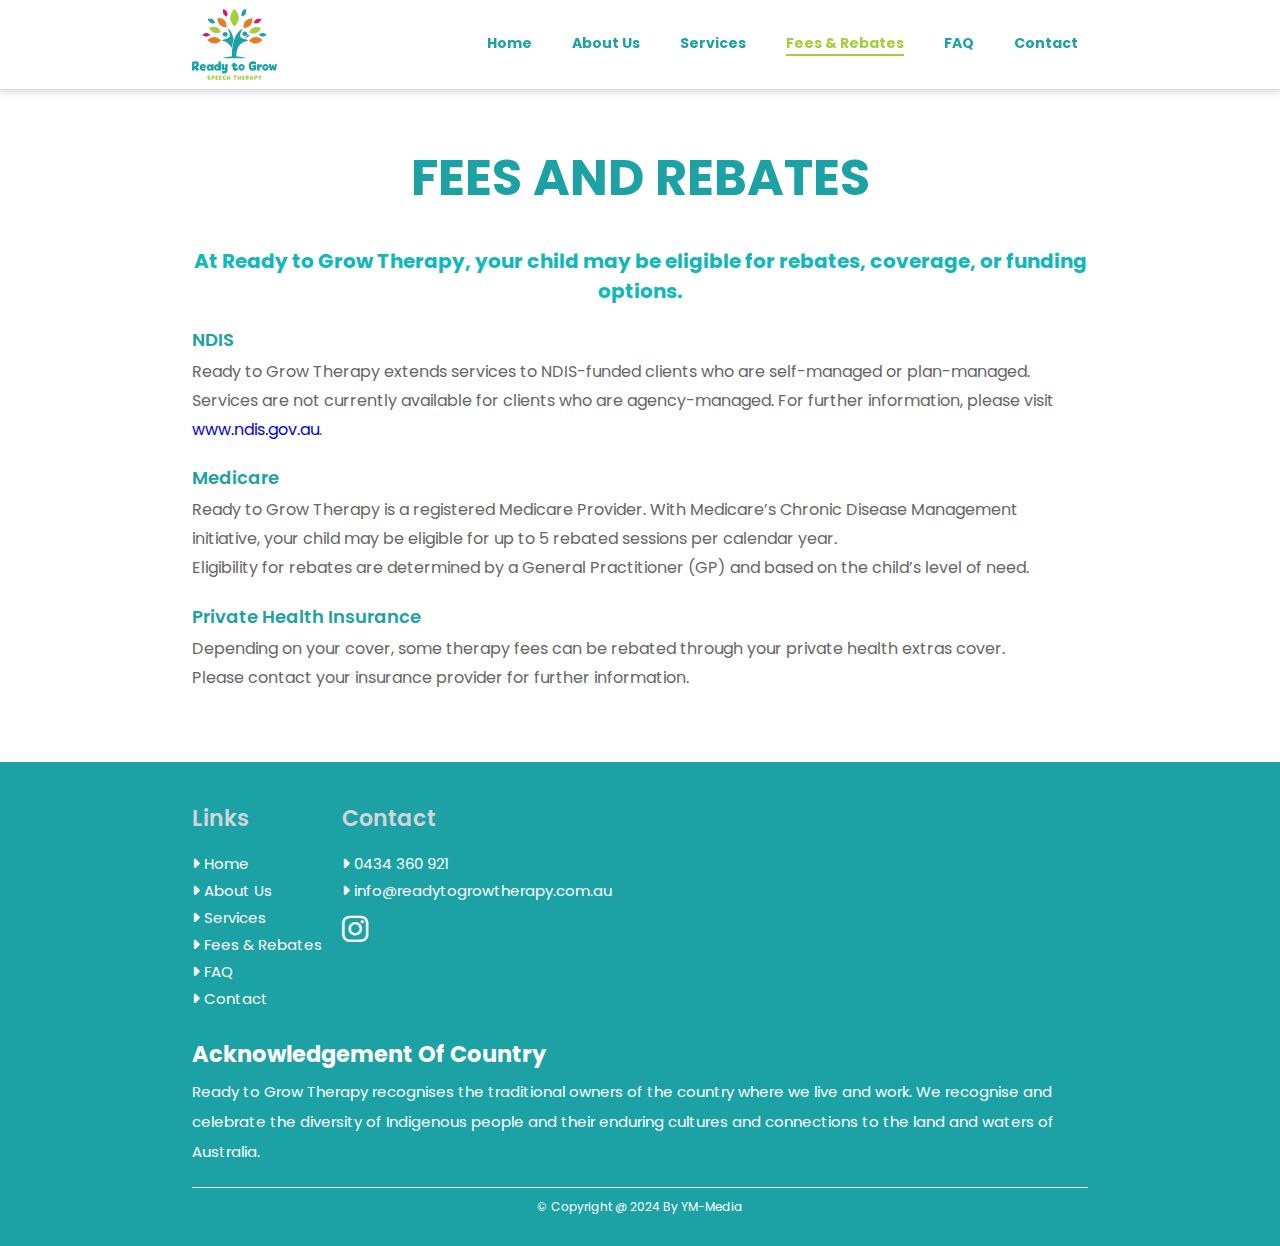
<file: fees.html>
<!DOCTYPE html>
<html lang="en">
<head>
    <meta charset="UTF-8">
    <meta name="viewport" content="width=device-width, initial-scale=1.0">
    <title>FAQ - Ready To Grow</title>
    <link rel="stylesheet" href="style.css">
    <link rel="stylesheet" href="https://cdnjs.cloudflare.com/ajax/libs/font-awesome/6.0.0-beta3/css/all.min.css">
       <!-- seperate styling for this page  -->
    <link rel="icon" href="google-favicon.svg">
    <style>
        body {
            font-family: 'Poppins', sans-serif;
            color: #333;
        }
        h1.title {
            font-size: 5rem;
            color: #1CA2A5;
            text-align: center;
            margin-bottom: 5rem;
        }
        h3 {
            font-size: 1.8rem;
            font-weight: 600;
            color: #1CA2A5;
            margin-bottom: 0.5rem;
        }
        p {
            font-size: 1.6rem;
            line-height: 1.8;
            color: #666;
            margin-bottom: 2rem;
        }
    </style>
       <!-- seperate styling for this page - end -->
</head>
<body class="faq-page">

    <!-- header section starts -->
    <header class="header">
        <a href="index.html" class="logo">
            <img id="full-logo" src="short-width-full-logo.svg" alt="New Logo">
            <img id="part-logo" src="tree-logo.svg" alt="New Logo">
        </a>
        <nav class="navbar">
            <a href="index.html">Home</a>
            <a href="about.html">About Us</a>
            <a href="services.html">Services</a>
            <a href="fees.html" class="active">Fees & Rebates</a>
            <a href="faq.html">FAQ</a>
            <a href="contact.html">Contact</a>
        </nav>
        <div id="navbar-smallscreens">
            <i class="fas fa-bars fa-5x" id="menu-btn"></i>
            <div id="menu-dropdown">
                <a href="index.html" class="active">Home</a>
                <a href="about.html">About Us</a>           
                <a href="services.html">Services</a>        
                <a href="fees.html">Fees & Rebates</a>      
                <a href="faq.html">FAQ</a>                  
                <a href="contact.html">Contact</a>          
            </div>
        </div>
    </header>
    <!-- header section ends -->

    <!-- FAQ section starts -->
    <section class="fees-and-rebates" style="max-width: 70%; margin: auto; padding: 5rem 0; background-color: white;">
        <h1 class="title">FEES AND REBATES</h1>
        <h2 class="subtitle">At Ready to Grow Therapy, your child may be eligible for rebates, coverage, or funding options.</h2>        
        <div class="content" style="flex: 2;">
            <h3>NDIS</h3>
            <p>Ready to Grow Therapy extends services to NDIS-funded clients who are self-managed or plan-managed. Services are not currently available for clients who are agency-managed. For further information, please visit <a href="https://www.ndis.gov.au" target="_blank" style="text-transform: lowercase;">www.ndis.gov.au</a>.</p>
            <h3>Medicare</h3>
            <p>Ready to Grow Therapy is a registered Medicare Provider. With Medicare’s Chronic Disease Management initiative, your child may be eligible for up to 5 rebated sessions per calendar year.<br>Eligibility for rebates are determined by a General Practitioner (GP) and based on the child’s level of need.</p>
            <h3>Private Health Insurance</h3>
            <p>Depending on your cover, some therapy fees can be rebated through your private health extras cover.<br>Please contact your insurance provider for further information.</p>
        </div>
    </section>
    <!-- FAQ section ends -->


    
    <!-- footer section starts -->

    <section class="footer">

        <!-- Align boxes and add spacing -->
        <div id="contacts-and-links">
            <!-- Links Section -->
            <div>
                <h3>Links</h3>
                <ul style="list-style: none;">
                    <li><a href="index.html"><i class="fas fa-caret-right"></i> Home</a></li>
                    <li><a href="about.html"><i class="fas fa-caret-right"></i> About Us</a></li>
                    <li><a href="services.html"><i class="fas fa-caret-right"></i> Services</a></li>
                    <li><a href="fees.html"><i class="fas fa-caret-right"></i> Fees & Rebates</a></li>
                    <li><a href="faq.html"><i class="fas fa-caret-right"></i> FAQ</a></li>
                    <li><a href="contact.html"><i class="fas fa-caret-right"></i> Contact</a></li>
                </ul>
            </div>
            
            <!-- Contact Section -->
            <div>
                <h3>Contact</h3>
                <ul style="list-style: none;">
                    <li><i class="fas fa-caret-right"></i> 0434 360 921</li>
                    <li><i class="fas fa-caret-right"></i> <a href="mailto:info@readytogrowtherapy.com.au">info@readytogrowtherapy.com.au</a></li>
                    <li style="margin-top: 1rem;">
                        <a href="https://www.instagram.com/readytogrowtherapy" target="_blank">
                        <i class="fa-brands fa-instagram" style="font-size: 30px; color: #fff;"></i>
                        </a>
                    </li>
                </ul>
            </div>            
    
        </div>
    
        <div id="acknowledgement-of-country">
            <h2>Acknowledgement of Country</h2>
            Ready to Grow Therapy recognises the traditional owners of the
            country where we live and work. We recognise and celebrate the
            diversity of Indigenous people and their enduring cultures and
            connections to the land and waters of Australia.
        </div>
        <!-- Credit Section: Moved outside box-container for proper centering -->
        <div class="credit" style="text-align: center; max-width: 1200px; margin: auto; padding-top: 1rem;"> 
            &copy; Copyright @ 2024 by <span>YM-Media</span>
        </div>
    
    </section>

    <!-- footer section ends -->


    <script src="script.js"></script>
</body>
</html>
</file>
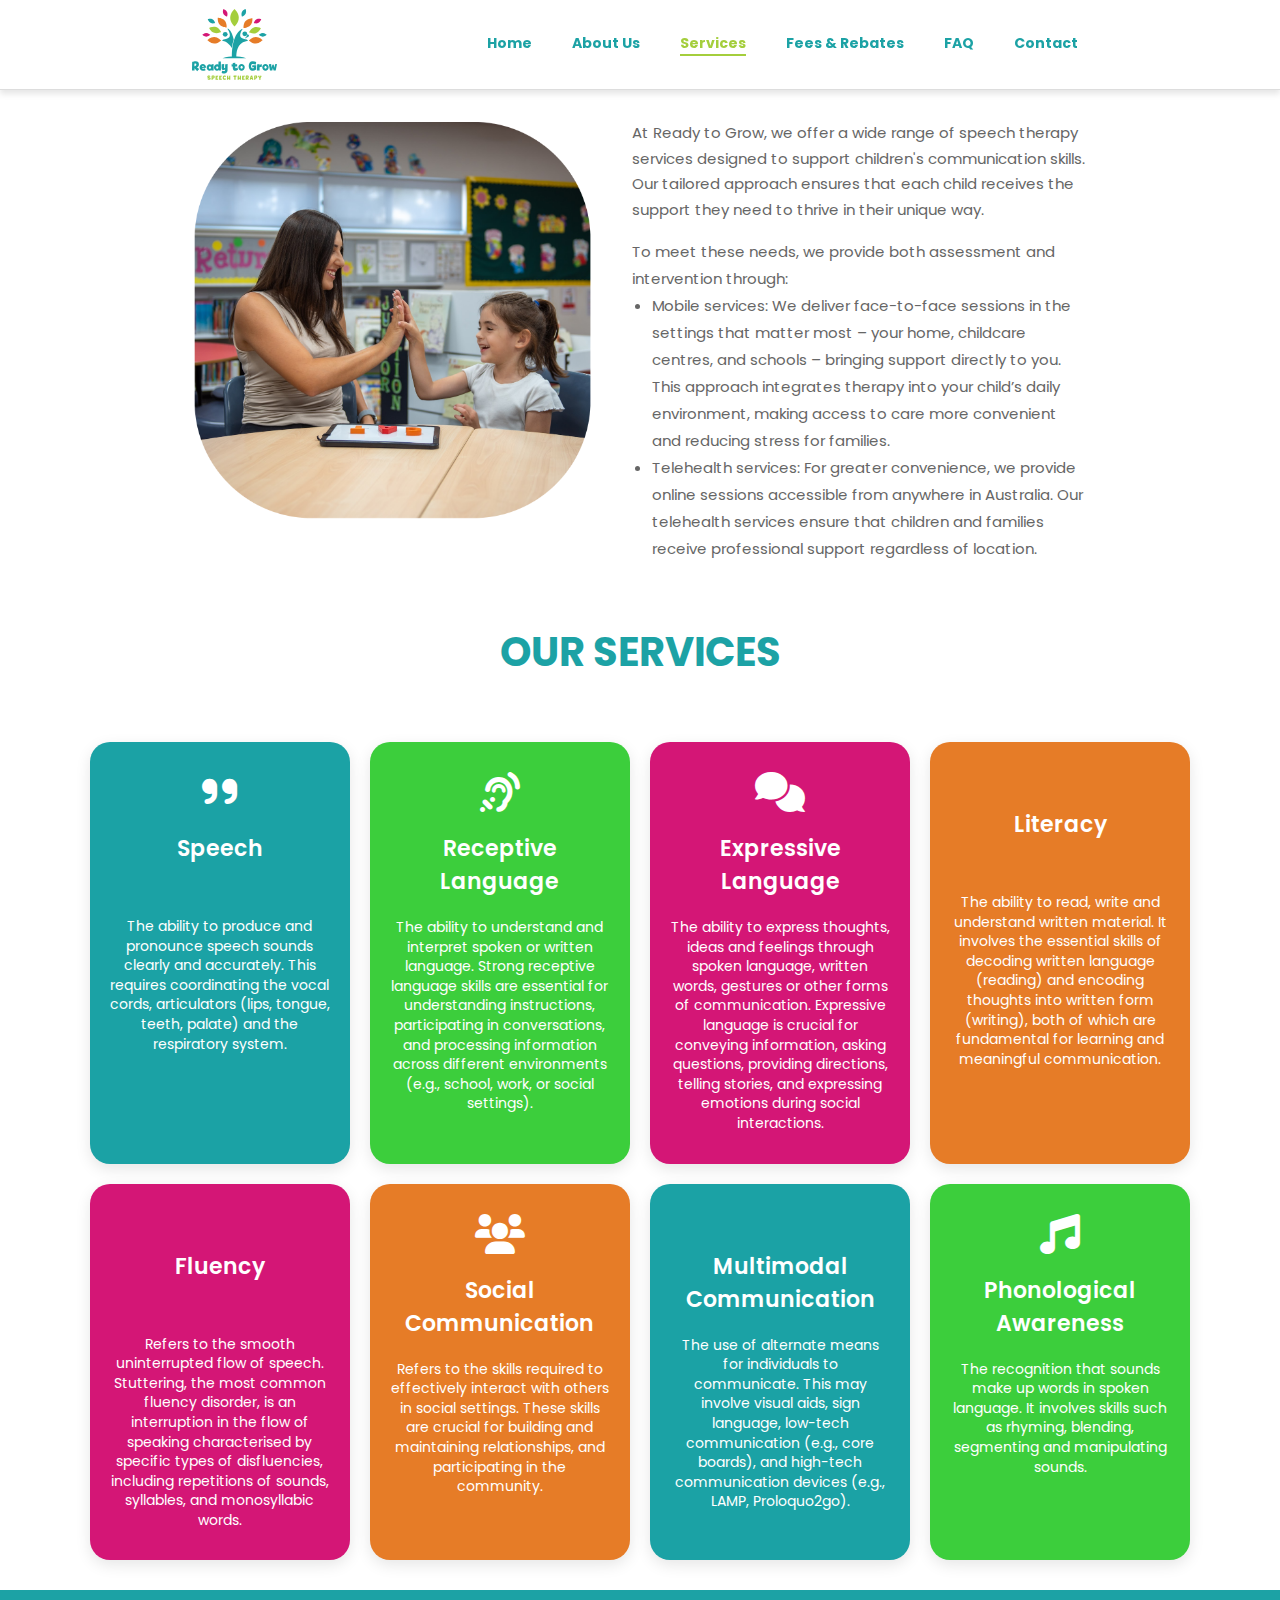
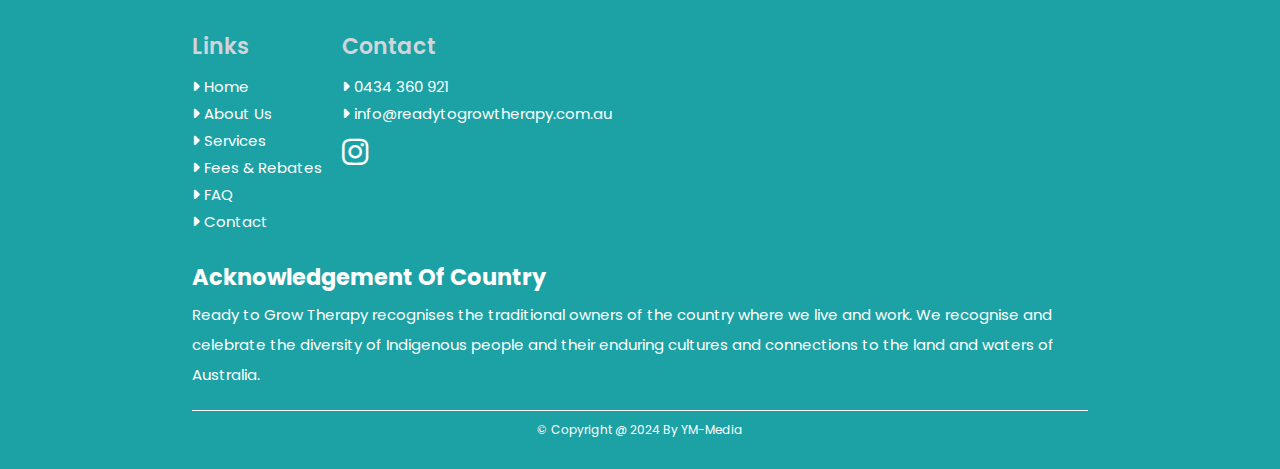
<file: services.html>
<!DOCTYPE html>
<html lang="en">
<head>
    <meta charset="UTF-8">
    <meta name="viewport" content="width=device-width, initial-scale=1.0">
    <title>Our Services - Ready To Grow</title>
    <link rel="stylesheet" href="style.css">
    <link rel="stylesheet" href="https://cdnjs.cloudflare.com/ajax/libs/font-awesome/6.0.0-beta3/css/all.min.css">
    <link rel="stylesheet" href="https://site-assets.fontawesome.com/releases/v6.7.2/css/all.css">
        <!-- seperate styling for this page  -->
    <link rel="icon" href="google-favicon.svg">
    <style>
        h3 {
            font-size: 1.6rem;
            font-weight: 600;
            color: #1CA2A5;
        }
        p {
            font-size: 1.5rem;
            line-height: 1.8;
            color: #666;
        }
    </style>
       <!-- seperate styling for this page - end  -->
</head>
<body class="services-page">

    <!-- header section starts -->
    <header class="header">
        <a href="/" class="logo">
            <img id="full-logo" src="short-width-full-logo.svg" alt="New Logo">
            <img id="part-logo" src="tree-logo.svg" alt="New Logo">
        </a>

        <nav class="navbar">
            <a href="index.html">Home</a>
            <a href="about.html">About Us</a>
            <a href="services.html" class="active">Services</a>
            <a href="fees.html">Fees & Rebates</a>
            <a href="faq.html">FAQ</a>
            <a href="contact.html">Contact</a>
        </nav>
        <div id="navbar-smallscreens">
            <i class="fas fa-bars fa-5x" id="menu-btn"></i>
            <div id="menu-dropdown">
                <a href="index.html" class="active">Home</a>
                <a href="about.html">About Us</a>           
                <a href="services.html">Services</a>        
                <a href="fees.html">Fees & Rebates</a>      
                <a href="faq.html">FAQ</a>                  
                <a href="contact.html">Contact</a>          
            </div>
        </div>
    </header>
    <!-- header section ends -->

    <!-- Services Introduction -->
    <section class="services-intro">
        <div class="image">
            <img src="services.png" alt="Our Services" style="width: 100%; max-width: 400px; border-radius: 10px;">
        </div>
        <div class="content" style="flex: 2;">
            <p style="font-size: 1.5rem; line-height: 1.7;">At Ready to Grow, we offer a wide range of speech therapy services designed to support children's communication skills.
                Our tailored approach ensures that each child receives the support they need to thrive in their unique way.</p>
            <br>
            <p>To meet these needs, we provide both assessment and intervention through:</p>
            <ul style="padding-left: 2rem;">
                <li>Mobile services: We deliver face-to-face sessions in the settings that matter most –
                    your home, childcare centres, and schools – bringing support directly to you. This
                    approach integrates therapy into your child’s daily environment, making access to
                    care more convenient and reducing stress for families.</li>
            </ul>
            
            <ul style="text-transform: none; padding-left: 2rem;">
                <li>Telehealth services: For greater convenience, we provide online sessions accessible
                    from anywhere in Australia. Our telehealth services ensure that children and families
                    receive professional support regardless of location.</li>
            </ul>            
        
        </div>
    </section>
    <!-- Services Introduction Ends -->

    <!-- Services Section -->
    <section id="separate-services-page" class="services" style="text-align: center; padding: 3rem 7%;">
        <h1 class="heading">Our Services</h1>

        <div class="box-container">
            <div class="box">
                <i class="fa-solid fa-quote-right" style="font-size: 40px; color: #fff;"></i>
                <h3>Speech</h3>
                <br> <br>
                <p>The ability to produce and pronounce speech sounds clearly and accurately. This requires coordinating the vocal cords, articulators (lips, tongue, teeth, palate) and the respiratory system.</p>
            </div>
            <div class="box">
                <i class="fa-solid fa-ear-listen" style="font-size: 40px; color: #fff;"></i>
                <h3>Receptive Language</h3>
                <p>The ability to understand and interpret spoken or written language. Strong receptive language skills are essential for understanding instructions, participating in conversations, and processing information across different environments (e.g., school, work, or social settings).</p>
            </div>
            <div class="box">
                <i class="fas fa-comments" style="font-size: 40px; color: #fff;"></i>
                <h3>Expressive Language</h3>
                <p>The ability to express thoughts, ideas and feelings through spoken language, written words, gestures or other forms of communication. Expressive language is crucial for conveying information, asking questions, providing directions, telling stories, and expressing emotions during social interactions.</p>
            </div>
            <div class="box">
                <i class="fa-solid fa-book-open-cover" style="font-size: 40px; color: #fff;"></i>
                <h3>Literacy</h3>
                <br><br>
                <p>The ability to read, write and understand written material. It involves the essential skills of decoding written language (reading) and encoding thoughts into written form (writing), both of which are fundamental for learning and meaningful communication.</p>
            </div>
            <div class="box">
                <i class="fa-solid fa-wave-pulse" style="font-size: 40px; color: #fff;"></i>
                <h3>Fluency</h3>
                <br><br>
                <p>Refers to the smooth uninterrupted flow of speech. Stuttering, the most common fluency disorder, is an interruption in the flow of speaking characterised by specific types of disfluencies, including repetitions of sounds, syllables, and monosyllabic words.</p>
            </div>
            <div class="box">
                <i class="fa-solid fa-users" style="font-size: 40px; color: #fff;"></i>
                <h3>Social Communication</h3>
                <p>Refers to the skills required to effectively interact with others in social settings. These skills are crucial for building and maintaining relationships, and participating in the community.</p>
            </div>
            <div class="box">
                <i class="fa-solid fa-tablet-screen" style="font-size: 40px; color: #fff;"></i>
                <h3>Multimodal Communication</h3>
                <p>The use of alternate means for individuals to communicate. This may involve visual aids, sign language, low-tech communication (e.g., core boards), and high-tech communication devices (e.g., LAMP, Proloquo2go).</p>
            </div>
            <div class="box">
                <i class="fa-solid fa-music" style="font-size: 40px; color: #fff;"></i>
                <h3>Phonological Awareness</h3>
                <p>The recognition that sounds make up words in spoken language. It involves skills such as rhyming, blending, segmenting and manipulating sounds.</p>
            </div>
        </div>
    </section>
    <!-- Services Section Ends -->

    
    <!-- footer section starts -->

    <section class="footer">

        <!-- Align boxes and add spacing -->
        <div id="contacts-and-links">
            <!-- Links Section -->
            <div>
                <h3>Links</h3>
                <ul style="list-style: none;">
                    <li><a href="index.html"><i class="fas fa-caret-right"></i> Home</a></li>
                    <li><a href="about.html"><i class="fas fa-caret-right"></i> About Us</a></li>
                    <li><a href="services.html"><i class="fas fa-caret-right"></i> Services</a></li>
                    <li><a href="fees.html"><i class="fas fa-caret-right"></i> Fees & Rebates</a></li>
                    <li><a href="faq.html"><i class="fas fa-caret-right"></i> FAQ</a></li>
                    <li><a href="contact.html"><i class="fas fa-caret-right"></i> Contact</a></li>
                </ul>
            </div>
            
            <!-- Contact Section -->
            <div>
                <h3>Contact</h3>
                <ul style="list-style: none;">
                    <li><i class="fas fa-caret-right"></i> 0434 360 921</li>
                    <li><i class="fas fa-caret-right"></i> <a href="mailto:info@readytogrowtherapy.com.au">info@readytogrowtherapy.com.au</a></li>
                    <li style="margin-top: 1rem;">
                        <a href="https://www.instagram.com/readytogrowtherapy" target="_blank">
                        <i class="fa-brands fa-instagram" style="font-size: 30px; color: #fff;"></i>
                        </a>
                    </li>
                </ul>
            </div>            
    
        </div>
    
        <div id="acknowledgement-of-country">
            <h2>Acknowledgement of Country</h2>
            Ready to Grow Therapy recognises the traditional owners of the
            country where we live and work. We recognise and celebrate the
            diversity of Indigenous people and their enduring cultures and
            connections to the land and waters of Australia.
        </div>
        <!-- Credit Section: Moved outside box-container for proper centering -->
        <div class="credit" style="text-align: center; max-width: 1200px; margin: auto; padding-top: 1rem;"> 
            &copy; Copyright @ 2024 by <span>YM-Media</span>
        </div>
    
    </section>
    <!-- footer section ends -->

    
    <script src="script.js"></script>
</body>
</html>
</file>
<file: style.css>
@import url('https://fonts.googleapis.com/css2?family=Poppins:wght@100;300;400;500;600&display=swap');

:root{
    --green:#A4CE3C; 
    --pink:#e9768f;
    --blue: #1CA2A5;
    --white: #fff;
    --light-color:#666;
    --box-shadow:0 .5rem 1.5rem rgba(0,0,0,.1);

    --mobile-max: 480px;
    --tablet-max: 768px;
    --laptop-max: 1024px;
    --desktop-max: 1200px;

    --hx-padding-tablet-max: 3%;
    --hx-padding-laptop-max: 10%;
    --hx-padding-desktop-max: 12%;
    --hx-padding-large-max: 15%;
}

*{
  font-family: 'Poppins', sans-serif;
  margin: 0; padding: 0;
  box-sizing: border-box;
  outline: none; border: none;
  text-decoration: none;
  text-transform: capitalize;
  transition: all .2s linear;
}

html{
  font-size: 62.5%;
  overflow-x: hidden;
  scroll-behavior: smooth;
  width: 100vw;
}

.heading{
  font-size: 4rem;
  color: var(--blue);
  text-align: center;
  text-transform: uppercase;
  font-weight: bolder;
  margin-bottom: 6rem;
}

.heading span{
  color: var(--green);
  text-transform: uppercase;
}

p {
  text-transform: none !important;
}

.welcome {
  white-space: nowrap;
  text-transform: none !important;
}

.no-wrap {
  text-transform: none !important;
}

.btn{
  font-size: 1.7rem;
  margin-top: 1rem;
  display: inline-block;
  padding: .8rem 3rem;
  border-radius: .5rem;
  border: .2rem solid #69B4A2;
  color: #69B4A2;
  background: none;
  cursor: pointer;
}

.about-btn {
  font-size: 1.7rem;
  margin-top: 1rem;
  display: inline-block;
  padding: .8rem 3rem;
  border-radius: .5rem;
  border: .2rem solid #FFFFFF;
  color: #FFFFFF;
  background: none;
  cursor: pointer;/
}

.about-btn:hover{
  background: var(--green);
  color: var(--white);
}

.btn:hover{
  background: var(--green);
  color: var(--white);
}

/* header */

.header {
  display: flex; /* Align logo and navbar in a row */
  justify-content: space-between; /* Space between logo and navbar */
  align-items: center; /* Vertically center logo and navbar */
  position: sticky; /* Sticky header */
  top: 0;
  z-index: 1000; /* Keep it above other elements */
  background-color: white; /* Ensure background is visible */
  box-shadow: 0 4px 6px rgba(0, 0, 0, 0.1); /* Subtle shadow */
  border-bottom: 1px solid #ddd; /* Clean underline */
  padding: 0 20%; /* Add spacing inside header */
  height: 90px; /* Set a fixed height */
  box-sizing: border-box; /* Include padding in height */
  width: 100vw;
  gap: 2rem;
}


@media (max-width: 768px) {
  .header {
    padding: 3rem var(--hx-padding-tablet-max);
  }
}
@media (max-width: 1024px) {
  .header {
    padding: 3rem var(--hx-padding-laptop-max);
  }
}
@media (max-width: 1200px) {
  .header {
    padding: 3rem var(--hx-padding-desktop-max);
  }
}
@media (min-width: 1201px) {
  .header {
    padding: 3rem var(--hx-padding-large-max);
  }
}

nav{
  text-align: center;
}

.navbar a {
  text-decoration: none; /* Remove default underline */
  color: var(--blue); /* Default text color */
  margin-left: 1rem; /* Space between nav links */
  font-weight: bold; /* Bold text */
  position: relative; /* For pseudo-element positioning */
  transition: color 0.3s ease, border-bottom 0.3s ease;
}

.header .navbar a.active {
  color: var(--green) !important; /* Use !important to force green color */
  border-bottom: 2px solid var(--green); /* Optional: underline effect for active link */
}


.navbar {
  display: flex; /* Align navigation links in a row */
  flex-wrap: wrap;
  gap: 2rem; /* Add spacing between links */
}

@media (max-width: 480px) {
  .navbar {
    gap: 1rem;
  }
}

.header .logo{
  font-size: 2.5rem;
  font-weight: bolder;
  color: var(--blue);
  height: 80px;
  width: 20%;
  display: flex;
  justify-content: start;
  align-items: center;
}

.header .logo i{
  color: var(--green);
}

.header .navbar a{
  font-size: 1.4rem;
  margin: 0 1rem;
  color: var(--blue);
}

.header .icons div{
  font-size: 2.5rem;
  margin-left: 1.7rem;
  color: var(--blue);
  cursor: pointer;
}

#navbar-smallscreens {
  display: none;
}
#navbar-smallscreens a {
  color: var(--blue);
}
#navbar-smallscreens a:visited {
  color: var(--blue);
}
#menu-dropdown {
  background-color: var(--light-color);
}


/* home */

/* home */

.home {
  height: calc(100vh - 90px);
  display: flex;
  flex-wrap: wrap;
  align-items: center;
  position: relative;
  justify-content: center;
}



.home .content h3 {
  font-size: 6rem;
  color: var(--blue);
  line-height: 1; /* Adjusted line-height if needed */
}

.home .content h3 span {
  color: var(--green);
}

.home .content p {
  font-size: 1.7rem;
  color: var(--light-color);
  line-height: 1.8;
  padding: 1rem 0;
}

.home .image {
  display: flex;
  justify-content: center;
  align-items: center;
}

.home .image img {
  width: 100%;
  padding: 5rem;
}

@media (max-width:768px) {
  .home {
    flex-direction: column;
    flex-wrap: nowrap;
  } 

}

/* overly square screens will have home content poor unless the below is applied */
@media (min-aspect-ratio: 0.95) and (max-aspect-ratio: 1.05) and (max-width: 768px) {
  .home .image img {
    width: 75%;
  }

  .home .content h3 {
    font-size: 5rem;
    color: var(--blue);
    line-height: 1; 
  }

  .home .content h3 span {
    color: var(--green);
  }

  .home .content p {
    font-size: 1.7rem;
    color: var(--light-color);
    line-height: 1.8;
    padding: 1rem 0;
  }
}

@media (min-width:769px) {
  .home {
    flex-direction: row;
    flex-wrap: nowrap;
  } 

  .home .content {
    flex: 1 1 40rem;
    /*padding-top: -1rem;*/ /* Reduced padding-top */
  }
  .home .image {
    flex: 1 1 40rem;
  }
}

.custom-shape-divider-bottom-1684324473 {
  position: absolute;
  bottom: 0;
  left: 0;
  width: 100%;
  overflow: hidden;
  line-height: 0;
}

.custom-shape-divider-bottom-1684324473 svg {
  position: relative;
  display: block;
  width: 100%;  /* Remove the slight overflow causing the line */
  height: 107px;
  transform: rotateY(180deg);
}

.custom-shape-divider-bottom-1684324473 .shape-fill {
  fill: #1CA2A5; /* Pastel navy */
}

.custom-shape-divider-bottom-1684324473 {
  margin-bottom: -1px;  /* Overlap slightly to hide the line */
}
/* end */

/* about us */

.about{
  background: #1CA2A5;
  height: 100vh;
  width: 100%;
  display: flex;
  justify-content: center;
  align-items: center;
}

@media (max-width: 768px) {
  .about {
    flex-direction: column;
  }
  .about > * {
    width: 100%;
  }
}
@media (min-width: 769px) {
  .about {
    flex-direction: row;
  }
  .about > * {
    width: 100%;
    height: 50%;
    display: flex;
    flex-direction: column;
    justify-content: center;
  }
  .about a {
    width: 15ch;
  }
}


.about .image img {
  object-fit: contain;
  width: 100%;
  height: 100%;
}

.about .content h3 {
  font-size: 3.5rem;
  color: var(--white);
  line-height: 1.5;
  white-space: normal;
  word-wrap: break-word;
}

.about .content p{
  font-size: 1.4rem;
  color: var(--white);
  line-height: 2;
}

/* end */


/* services */

.box-container {
  display: grid;
  gap: 2rem;
  justify-content: center;
}

@media (max-width: 480px) {
  .box-container {
    grid-template-columns: 1fr;
  }
}

@media (min-width: 481px) and (max-width: 768px) {
  .box-container {
    grid-template-columns: repeat(2, 1fr);
  }
}

@media (min-width:769px) and (max-width: 1024px) {
  .box-container {
    grid-template-columns: repeat(3, 1fr);
  }
}

@media (min-width:1025px) {
  .box-container {
    grid-template-columns: repeat(4, 1fr);
  }
}

.services .box-container .box{
  padding: 3rem 2rem;
  text-align: center;
  box-shadow: var(--box-shadow);
  border-radius: 2rem;
  background-color: #178B8C;
}

/* Apply different colors to each service box */
.services .box-container .box:nth-child(1) {
  background-color: #1ba2a5; /* Light Red */
}
.services .box-container .box:nth-child(2) {
  background-color: #3cce3c; /* Light Blue */
}
.services .box-container .box:nth-child(3) {
  background-color: #d41676; /* Light Green */
}
.services .box-container .box:nth-child(4) {
  background-color: #e67c27; /* Light green */
}
.services .box-container .box:nth-child(5) {
  background-color: #d41676; /* Light Red */
}
.services .box-container .box:nth-child(6) {
  background-color: #e67c27; /* Light Blue */
}
.services .box-container .box:nth-child(7) {
  background-color: #1ba2a5; /* Light Green */
}
.services .box-container .box:nth-child(8) {
  background-color: #3cce3c; /* Light green */
}



.services .box-container .box p {
  margin-top: 0rem; /* Reduce spacing */
  font-size: 1.4rem; /* Increase text size */
  color: #ffffff; /* Ensure good readability */
  line-height: 1.4; /* Maintain proper line spacing */
}

.logo img {
  object-fit: contain;
  height: 90%;
}

/* phone screens */
@media (max-width:600px) {
  .logo {
    display: none;
  }
}
/* tablet screens */
@media (max-width:768px) {
  #full-logo {
    display: none;
  } 
  #part-logo {
    display: block;
  } 
}

/* all other screens */
@media (min-width: 769px) {
  #full-logo {
    display: block;
  } 
  #part-logo {
    display: none;
  } 
}

.services .box-container .box img{
  height: 8rem;
}

.services .box-container .box:hover img{
  transform: scale(1.1);
}

.services .box-container .box h3{
  font-size: 2.2rem;
  padding: 2rem 0;
  color: #ffffff;
}

/* end */

/* FAQ Section */
.faq {
  background: #1CA2A5; /* Same background as other sections */
}

.faq .heading {
  color: #FFFFFF; /* Light text for FAQ heading */
}

.faq .heading span {
  color: #ffffff; /* Set the text color of the span to white */
}


.faq-container {
  max-width: 800px;
  margin: 0 auto;
  display: flex;
  flex-direction: column;
  gap: 2rem;
}

.faq-item {
  background: var(--white); /* White background for contrast */
  border-radius: 1rem;
  box-shadow: var(--box-shadow); /* Same shadow as other sections */
  overflow: hidden;
}

.faq-question {
  font-size: 1.8rem;
  color: var(--blue);
  font-weight: bold;
  padding: 1.5rem 2rem;
  text-align: left;
  width: 100%;
  border: none;
  background: none;
  cursor: pointer;
  display: flex;
  justify-content: space-between;
  align-items: center;
  transition: all 0.3s ease;
}

.faq-question:hover {
  color: var(--green);
}

.faq-answer {
  max-height: 0;
  overflow: hidden;
  padding: 0 2rem;
  font-size: 1.6rem;
  color: var(--light-color);
  line-height: 1.8;
  transition: max-height 0.3s ease, padding 0.3s ease;
}

.faq-answer p {
  margin: 1rem 0;
}

.faq-item.active .faq-answer {
  max-height: 200px; /* Adjust as needed for longer answers */
  padding: 1.5rem 2rem;
}

.faq-item.active .faq-question .toggle-icon {
  transform: rotate(45deg);
  color: var(--green);
}

.faq-question {
  font-size: 1.8rem;
  color: var(--blue);
  font-weight: bold;
  padding: 1.5rem 2rem;
  text-align: left;
  width: 100%;
  border: none;
  background: none;
  cursor: pointer;
  display: flex;
  justify-content: space-between;
  align-items: center;
  transition: all 0.3s ease;
  text-transform: none;  /* This is the only line added */
}

.toggle-icon {
  font-size: 1.5rem;
  transition: transform 0.3s ease;
}


/* contact */

.contact .icons-container{
  display: grid;
  grid-template-columns: repeat(auto-fit, minmax(30rem,1fr));
  gap: 1.5rem;
}

.contact .icons-container .icons{
  padding: 2rem;
  box-shadow: var(--box-shadow);
  border-radius: 2rem;
  text-align: center;
  outline: .1rem solid rgba(0,0,0,.1);
  outline-offset: -1rem;
}

.contact .icons-container .icons i{
  font-size: 2.5rem;
  height: 6rem;
  width: 6rem;
  color: var(--white);
  line-height: 6rem;
  border-radius: 50%;
  background: var(--green);
}

.contact .icons-container .icons h3{
  font-size: 2.2rem;
  padding: 1rem 0;
  color: var(--blue);
}

.contact .icons-container .icons p{
  font-size: 1.5rem;
  line-height: 2;
  color: var(--light-color);
}

.contact .row{
  display: flex;
  flex-wrap: wrap;
  gap: 1.5rem;
  margin-top: 4rem;
}

.contact .row .image{
  flex: 1 1 20rem;
}

.contact .row .image img{
  width: 100%;
}

.contact .row form{
  flex: 1 1 50rem;
  padding: 2rem;
  border: 0.1rem solid rgba(0,0,0,.4);
  box-shadow: var(--box-shadow);
  border-radius: .5rem;
  gap: 1.5rem;
}

.contact .row form h3{
  font-size: 3rem;
  padding-bottom: 1rem;
  color: var(--blue);
}

.contact .row form .inputBox{
  flex: 1 1 50%; /* Two equal-width columns */
  padding: 0; /* Remove padding */
  display: flex;
  flex-wrap: wrap;
  justify-content: space-between;
  flex-direction: column;
}

.contact .row form .inputBox input{
  width: 100%; /* Make inputs span their parent container */
  box-sizing: border-box; /* Ensures padding doesn't affect width */
  margin: 0; /* Remove unnecessary margin */

}



.contact .row form .inputBox input,
.contact .row form textarea{
  font-size: 1.6rem;
  border: 0.1rem solid rgba(0,0,0,.3);
  border-radius: 0.5rem;
  padding: 1rem 1.2rem;
  color: var(--blue);
  margin: .7rem 0;
}

.contact .row form .inputBox input:focus,
.contact .row form textarea:focus{
  border: 0.1rem solid var(--green);
}

.contact .row form textarea{
  flex: 1 1 100%; /* Spans the full row */
  height: 8rem; 
  height: 15rem;
  width: 100%;
  resize: none;
}

.contact {
  overflow: hidden;
}


/* end */

/* footer */

.footer{
  background-color: #1CA2A5; 
}

#contacts-and-links {
  display: flex;
  gap: 1rem;
  width: 100%;
  padding-bottom: 2rem;
}
@media (min-width: 768px) {
  #contacts-and-links {
    gap: 2rem;
  }
}

#contacts-and-links h3 {
  font-size: 2.2rem;
  color: #D1D5DB;
  padding: 1rem 0;
}
#contacts-and-links li {
  font-size: 1.5rem;
  color: var(--white);
}
#contacts-and-links a {
  text-decoration: inherit;
  color: inherit;
  cursor: pointer;
}

/* end */

/* media query */

@media (max-width:991px){

  html{
    font-size: 55%;
  }

  .header{
    padding: 2rem 3rem;
  }

  section{
    padding: 3rem;
  }

}

@media (max-width:768px){
  #navbar-smallscreens {
    display: block;
    width: 50px;
    height: 100%;
  }

  #menu-btn {
    display: flex;
    justify-content: center;
    align-items: center;
    width: 100%;
    height: 100%;
    position: relative;
    cursor: pointer;
  }

  #menu-dropdown {
    display: none;
    padding: 2rem;
    gap: 1rem;
  }

  #menu-dropdown > * {
    border-bottom: solid 1px;
  }
  #menu-dropdown.active {
    display: flex;
    flex-direction: column;
    font-size: 2.5rem;
    position: absolute;
    right: var(--hx-padding-tablet-max);
    z-index: 999;
    background-color: var(--white);
  }

  .header .navbar{
    display: none;
  }

  .header .navbar.active{
    right: 2rem;
    transition: .4s linear;
  }

  

  /*
  .header .navbar a{
    font-size: 2rem;
    margin: 2rem 2.5rem;
    display: block;
  }

  .home .content h3{
    font-size: 4.5rem;
  }
  */

}

@media (max-width:450px){
  html{
    font-size: 50%;
  }
  .home .content h3{
    font-size: 3.5rem;
  }
}

@media (max-width: 768px) {
  section {
    padding: 3rem var(--hx-padding-tablet-max);
  }
}
@media (min-width: 769px) and (max-width: 1024px) {
  section {
    padding: 3rem var(--hx-padding-laptop-max);
  }
}
@media (min-width: 1025px) and (max-width: 1200px) {
  section {
    padding: 3rem var(--hx-padding-desktop-max);
  }
}
@media (min-width: 1201px) {
  section {
    padding: 3rem var(--hx-padding-large-max);
  }
}

/* About Section Styling - Only for the About page */
body.about-page .about {
    display: flex;
    justify-content: center;
    align-items: center;
    padding: 5rem 10%;
    gap: 4rem;
    background-color: #fff;
    box-shadow: 0 2px 10px rgba(0, 0, 0, 0.1);
}

body.about-page .about .row {
    display: flex;
    align-items: center;
    flex-wrap: wrap;
    gap: 3rem;
    width: 100%;
}

body.about-page .about .image img {
    width: 500px;
    max-width: 100%;
    border-radius: 10px;
    box-shadow: 0 .5rem 1rem rgba(0,0,0,0.1);
}

body.about-page .about .content {
    flex: 1;
    max-width: 600px;
    padding: 2rem;
}

body.about-page .about .content h3 {
    font-size: 3.5rem;
    color: var(--blue);
    margin-bottom: 1rem;
}

body.about-page .about .content p {
    font-size: 1.7rem;
    color: var(--light-color);
    line-height: 1.8;
    margin-bottom: 1.5rem;
}

body.about-page .about .content .welcome .no-wrap {
    white-space: nowrap;
}

body.about-page .about-btn {
    font-size: 1.7rem;
    padding: 0.8rem 3rem;
    border-radius: 0.5rem;
    border: 2px solid var(--green);
    background-color: transparent;
    color: var(--green);
    cursor: pointer;
    text-transform: uppercase;
    text-align: center;
    display: inline-block;
}

body.about-page .about-btn:hover {
    background-color: var(--green);
    color: var(--white);
}

.about-page .about {
  background-color: white !important;
}

ul {
 font-size: 1.5rem;
            line-height: 1.8;
            color: #666;
            text-transform: none !important
}

ul li {
  text-transform: none !important;  /* Force text to stay as typed */
}


/* service seperate page styling */


.services .image {
  display: flex;              /* Use flex to align items */
  justify-content: center;    /* Center the image horizontally */
  align-items: center;        /* Center the image vertically with text */
  margin: 0 auto;             /* Center the image container */
  max-width: 600px;           /* Optional: limit the width if it's too big */
  padding: 0;                 /* Remove any extra padding */
}


.services .image img {
  max-width: 100%;            /* Ensure the image is responsive */
  height: auto;               /* Maintain aspect ratio */
  display: block;             /* Remove any extra space below the image */
}

.services .content {
    display: flex;
    flex-direction: column;     /* Stack text elements vertically */
    align-items: center;        /* Center-align text */
    text-align: center;         /* Center-align text content */
    padding: 0;                 /* Remove any extra padding */
    max-width: 800px;           /* Optional: limit the width if too wide */
    margin: 0 auto;             /* Center the text container */
}

.services-intro {
  display: flex;
}
@media (max-width: 1023px) {
  .services-intro {
    flex-direction: column;
    align-items: center;
    gap: 2rem;
  }
}
@media (min-width: 1024px) {
  .services-intro {
    flex-direction: row;
    gap: 4rem;
  }
}

@media (max-width: 480px) {
  #separate-services-page > .box-container {
    grid-template-columns: 1;
  }
}
@media (max-width: 768px) {
  #separate-services-page > .box-container {
    grid-template-columns: 2;
  }
}
@media (min-width: 769px) {
  #separate-services-page > .box-container {
    grid-template-columns: 4;
  }
}

.subtitle {
  text-align: center;          /* Center-align the subheading */
  font-size: 2rem;             /* Adjust font size if needed */
  color: #10b8ba;                 /* Use a lighter color for contrast */
  margin-top: -2rem;           /* Reduce space between title and subheading */
  margin-bottom: 2rem;         /* Adjust spacing below subheading if needed */
  text-transform: none !important;
}


#about-page-main{
  display: flex;
  justify-content: center;
}

#about-page-main > .content > h3 {
  color: var(--blue);
}
#about-page-main > .content > p {
  color: var(--light-color);
}
@media (max-width: 767px) {
  #about-page-main {
    flex-direction: column; 
    gap: 5rem;
  }
}

@media (min-width: 768px) {
  #about-page-main {
    gap: 3rem;
  }
  #about-page-main > * {
    width: 50%;
    height: 100%;
  }
}

@media (max-width: 1024px) {
  #about-page-main > .content > h3 {
    font-size: 2rem;
  }
  #about-page-main > .content > p {
    font-size: 1.5rem;
    line-height: 1.8;
  }
  #about-page-main > .content > ul {
    padding-left: 0;
    margin-left: 1rem;
  }
    
}
@media (min-width: 1025px) {
  #about-page-main > .content > h3 {
    font-size: 3.5rem;
  }
  #about-page-main > .content > p {
    font-size: 1.5rem;
    line-height: 1.8;
  }
  #about-page-main > .content > ul {
    padding-left: 0;
    margin-left: 1rem;
  }
    
}

#about-page-main img {
  object-fit: contain;
  width: 100%;
  height: 100%;
}

/* override text-transform in email link */
li > a {
  text-transform: none !important;
}

.fa-bars {
  color: var(--blue);
}

a {
  text-transform: none !important;
}

.credit {
  color: var(--white);
  font-size: larger;
}

#acknowledgement-of-country {
  padding-bottom: 2rem;
  line-height: 2;
  text-transform: none !important;
  font-size: 1.5rem;
  color: var(--white);
  border-bottom: solid 0.5px var(--white);
}
</file>
